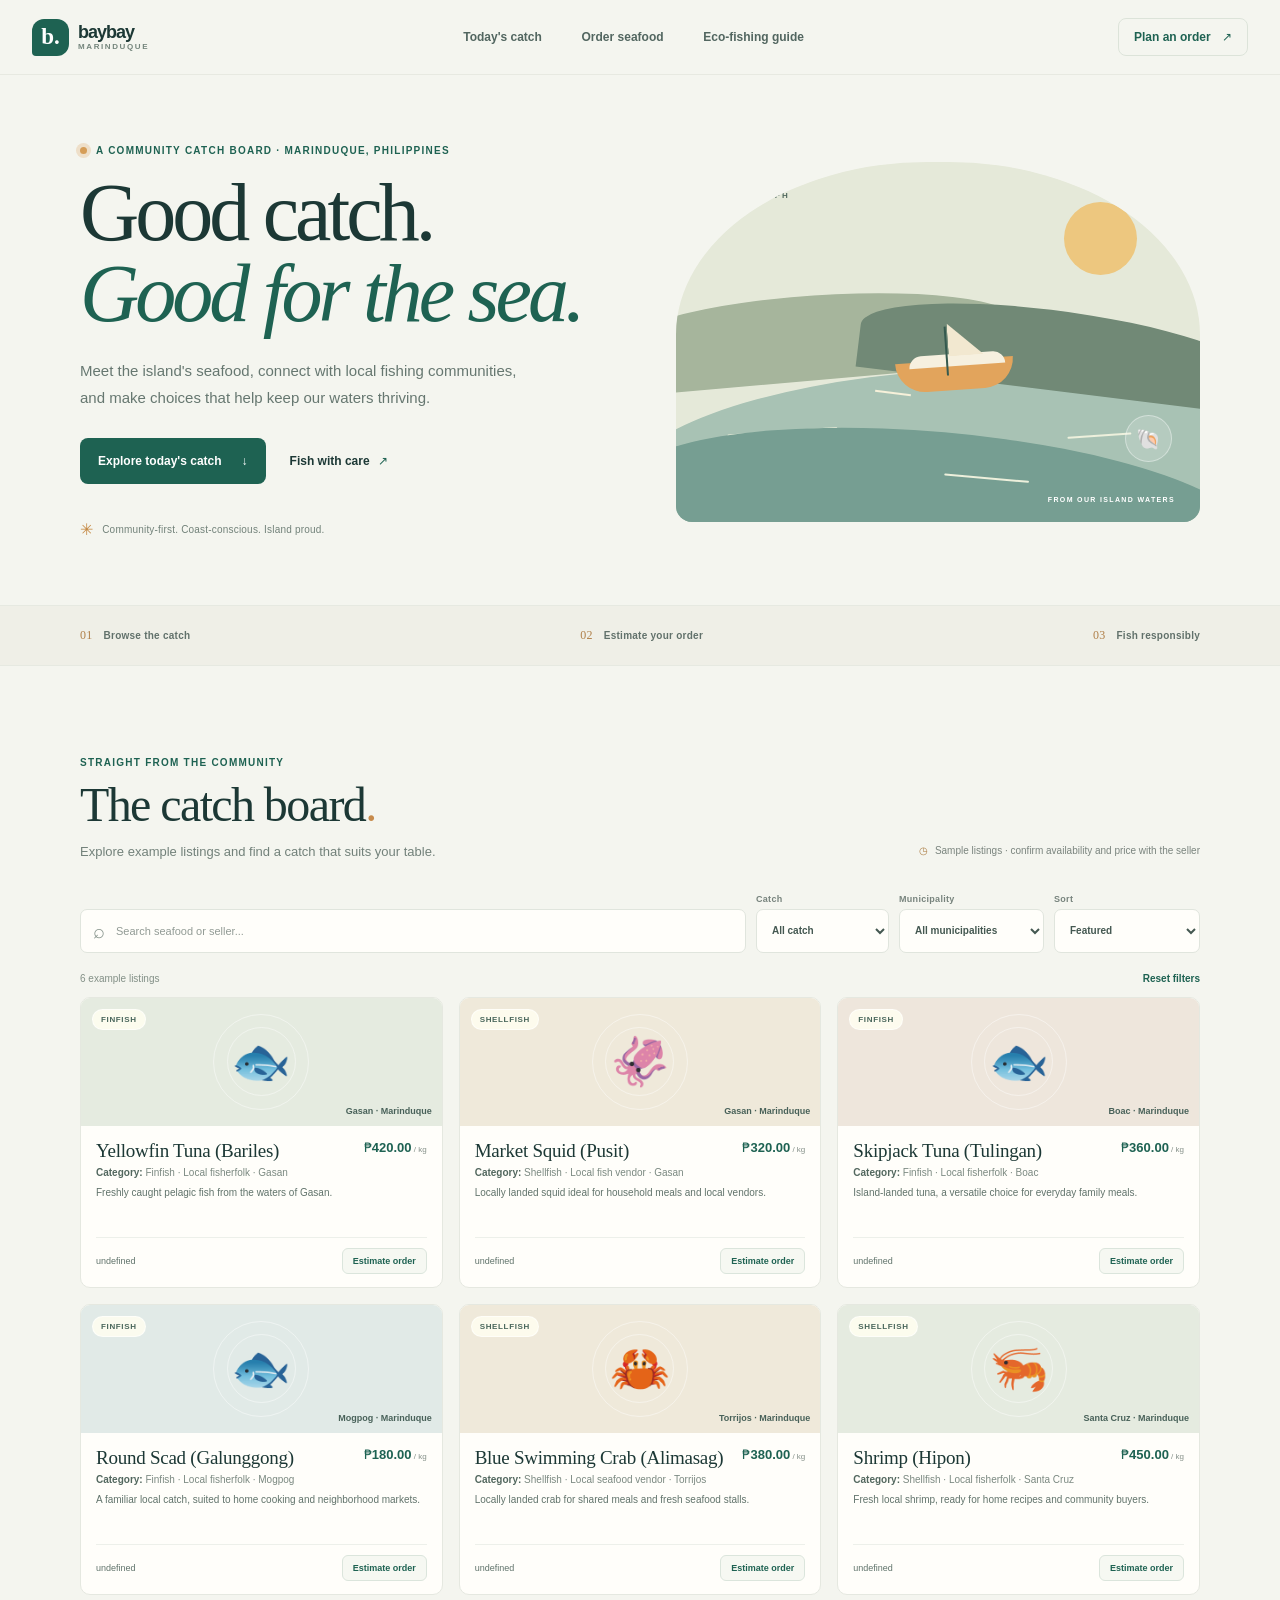
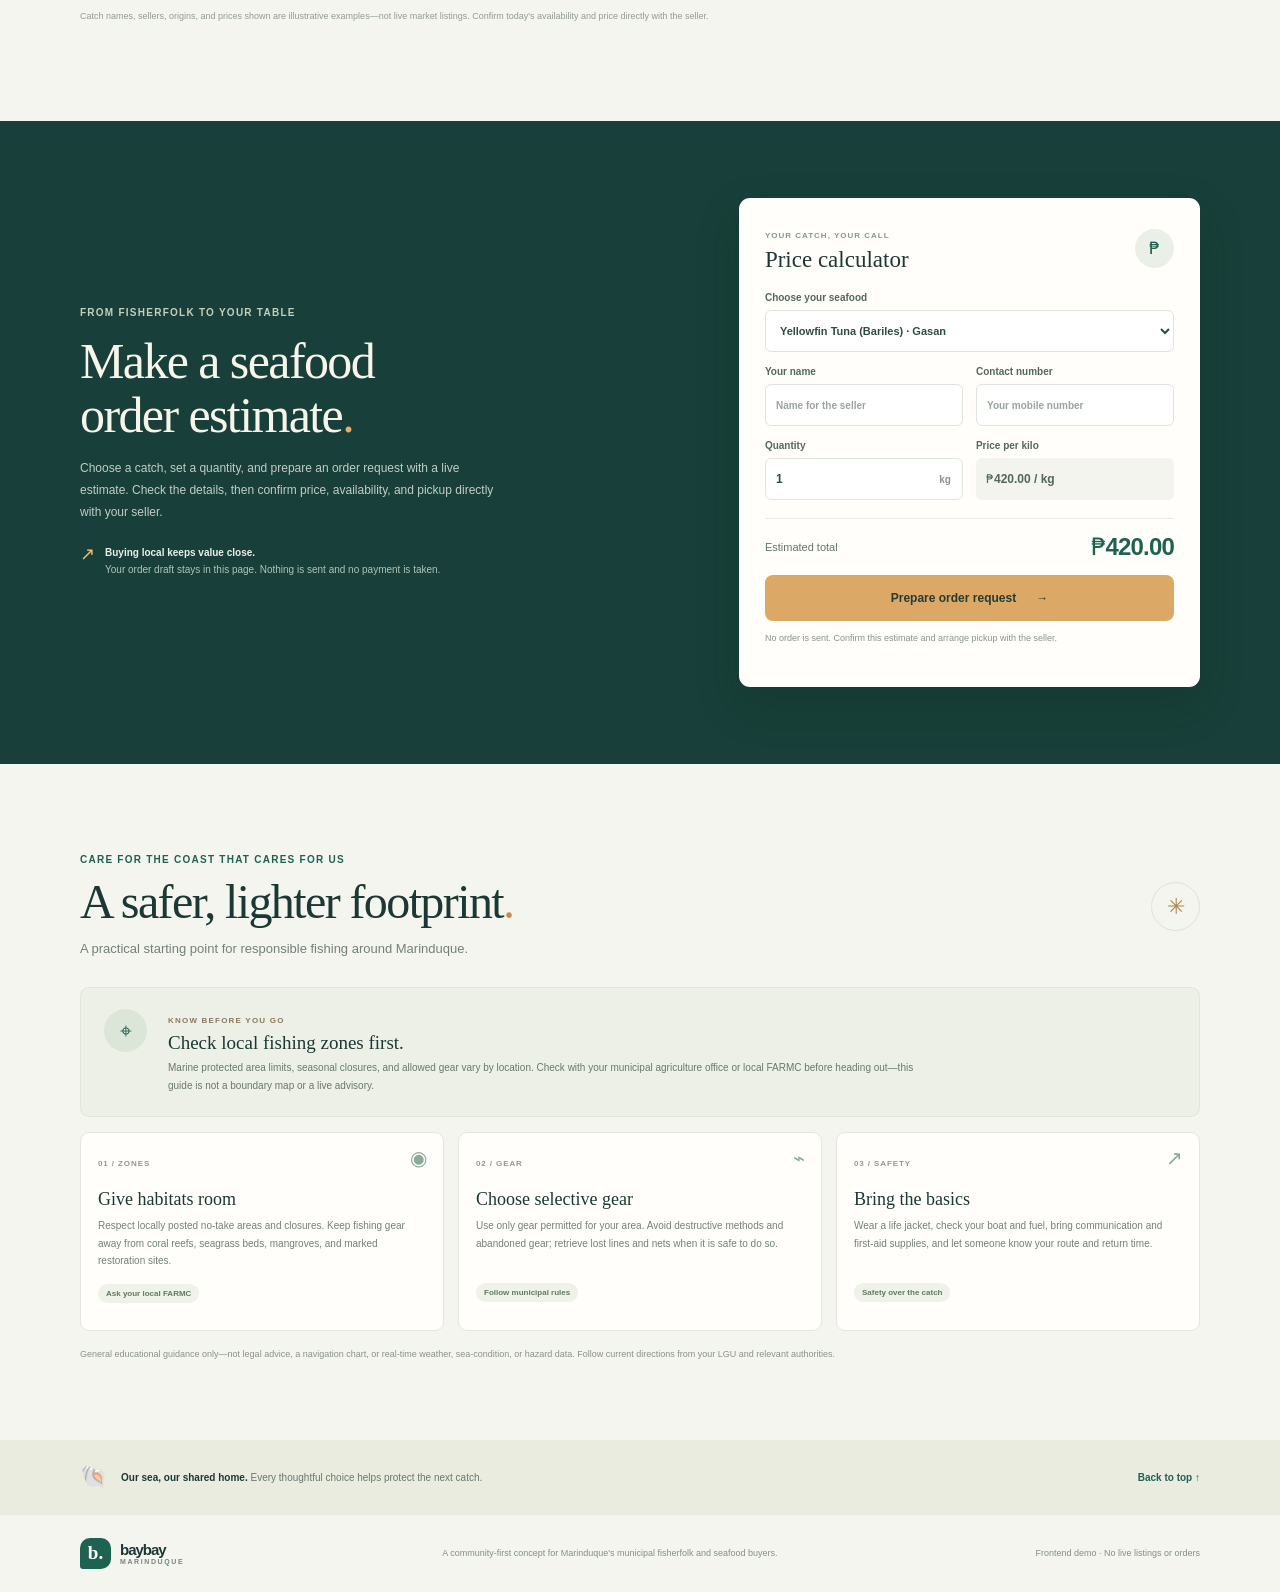
<file: index.html>
<!doctype html>
<html lang="en">
<head>
  <meta charset="utf-8">
  <meta name="viewport" content="width=device-width, initial-scale=1">
  <meta name="theme-color" content="#f4f5ef">
  <meta name="description" content="A community seafood catch board, order calculator, and eco-fisheries guide for Marinduque.">
  <title>Baybay Marinduque — Catch &amp; Eco-Fisheries</title>
  <link rel="stylesheet" href="styles.css">
  <script src="script.js" defer></script>
</head>
<body>
  <a class="skip-link" href="#main">Skip to main content</a>
  <header class="site-header">
    <div class="header-inner">
      <a class="brand" href="#home" aria-label="Baybay Marinduque home">
        <span class="brand-symbol" aria-hidden="true">b.</span>
        <span class="brand-copy"><strong>baybay</strong><span>MARINDUQUE</span></span>
      </a>
      <nav class="main-nav" aria-label="Main navigation">
        <a href="#catch">Today's catch</a>
        <a href="#order">Order seafood</a>
        <a href="#guide">Eco-fishing guide</a>
      </nav>
      <a class="header-cta" href="#order">Plan an order <span aria-hidden="true">↗</span></a>
    </div>
  </header>

  <main id="main">
    <section class="hero section-wrap" id="home" aria-labelledby="hero-title">
      <div class="hero-copy">
        <p class="eyebrow"><span class="eyebrow-dot" aria-hidden="true"></span> A community catch board · Marinduque, Philippines</p>
        <h1 id="hero-title">Good catch.<br><span>Good for the sea.</span></h1>
        <p class="hero-description">Meet the island's seafood, connect with local fishing communities, and make choices that help keep our waters thriving.</p>
        <div class="hero-actions">
          <a class="button button-primary" href="#catch">Explore today's catch <span aria-hidden="true">↓</span></a>
          <a class="text-link" href="#guide">Fish with care <span aria-hidden="true">↗</span></a>
        </div>
        <div class="hero-note"><span aria-hidden="true">✳</span> Community-first. Coast-conscious. Island proud.</div>
      </div>
      <div class="hero-art" role="img" aria-label="Illustration of a small fishing boat on calm island water">
        <div class="sun"></div><div class="island island-back"></div><div class="island island-front"></div>
        <div class="water water-one"></div><div class="water water-two"></div>
        <div class="boat"><span></span></div><div class="boat-line"></div>
        <span class="art-label art-label-top">MIMAROPA · PH</span>
        <span class="art-label art-label-bottom">FROM OUR ISLAND WATERS</span>
        <span class="art-stamp" aria-hidden="true">🐚</span>
      </div>
    </section>

    <section class="intro-strip" aria-label="Portal features">
      <div class="section-wrap intro-inner">
        <span><b>01</b> Browse the catch</span><span><b>02</b> Estimate your order</span><span><b>03</b> Fish responsibly</span>
      </div>
    </section>

    <section class="section-wrap catalog-section" id="catch" aria-labelledby="catch-title">
      <div class="section-heading">
        <div>
          <p class="eyebrow">Straight from the community</p>
          <h2 id="catch-title">The catch board<span class="heading-period">.</span></h2>
          <p class="section-description">Explore example listings and find a catch that suits your table.</p>
        </div>
        <p class="data-note"><span aria-hidden="true">◷</span> Sample listings · confirm availability and price with the seller</p>
      </div>

      <div class="catalog-tools" aria-label="Filter and sort catch listings">
        <label class="search-box">
          <span aria-hidden="true">⌕</span>
          <span class="visually-hidden">Search seafood</span>
          <input id="catch-search" type="search" placeholder="Search seafood or seller..." autocomplete="off">
        </label>
        <label class="select-filter">Catch
          <select id="type-filter" aria-label="Filter by seafood type">
            <option value="all">All catch</option>
            <option value="Finfish">Finfish</option>
            <option value="Shellfish">Shellfish</option>
          </select>
        </label>
        <label class="select-filter">Municipality
          <select id="origin-filter" aria-label="Filter by municipality">
            <option value="all">All municipalities</option>
            <option value="Boac">Boac</option>
            <option value="Buenavista">Buenavista</option>
            <option value="Gasan">Gasan</option>
            <option value="Mogpog">Mogpog</option>
            <option value="Santa Cruz">Santa Cruz</option>
            <option value="Torrijos">Torrijos</option>
          </select>
        </label>
        <label class="select-filter sort-filter">Sort
          <select id="sort-filter" aria-label="Sort catch listings">
            <option value="featured">Featured</option>
            <option value="price-low">Price: low to high</option>
            <option value="price-high">Price: high to low</option>
            <option value="name">Name: A to Z</option>
          </select>
        </label>
      </div>
      <div class="results-row">
        <p id="result-count" aria-live="polite"></p>
        <button class="reset-button" id="reset-filters" type="button">Reset filters</button>
      </div>
      <div class="catch-grid" id="catch-grid" aria-live="polite"></div>
      <p class="catalog-footnote">Catch names, sellers, origins, and prices shown are illustrative examples—not live market listings. Confirm today's availability and price directly with the seller.</p>
    </section>

    <section class="order-section" id="order" aria-labelledby="order-title">
      <div class="section-wrap order-layout">
        <div class="order-copy">
          <p class="eyebrow eyebrow-light">From fisherfolk to your table</p>
          <h2 id="order-title">Make a seafood<br>order estimate<span class="heading-period">.</span></h2>
          <p>Choose a catch, set a quantity, and prepare an order request with a live estimate. Check the details, then confirm price, availability, and pickup directly with your seller.</p>
          <div class="order-promise"><span aria-hidden="true">↗</span><span><strong>Buying local keeps value close.</strong><br>Your order draft stays in this page. Nothing is sent and no payment is taken.</span></div>
        </div>
        <form class="order-card" id="order-form">
          <div class="order-card-heading">
            <div><span class="form-kicker">YOUR CATCH, YOUR CALL</span><h3>Price calculator</h3></div>
            <span class="calc-icon" aria-hidden="true">₱</span>
          </div>
          <label class="form-field" for="order-catch">Choose your seafood
            <select id="order-catch" name="catch" required></select>
          </label>
          <div class="form-row buyer-row">
            <label class="form-field" for="buyer-name">Your name
              <input class="buyer-input" id="buyer-name" name="buyer-name" autocomplete="name" maxlength="60" placeholder="Name for the seller" required>
            </label>
            <label class="form-field" for="buyer-contact">Contact number
              <input class="buyer-input" id="buyer-contact" name="buyer-contact" type="tel" autocomplete="tel" maxlength="24" placeholder="Your mobile number" required>
            </label>
          </div>
          <div class="form-row">
            <label class="form-field" for="order-quantity">Quantity
              <span class="quantity-input"><input id="order-quantity" name="quantity" type="number" min="0.5" max="1000" step="0.5" value="1" inputmode="decimal" required><span>kg</span></span>
            </label>
            <div class="form-field">Price per kilo
              <output class="unit-price" id="unit-price" for="order-catch">—</output>
            </div>
          </div>
          <div class="order-total"><span>Estimated total</span><output id="order-total" for="order-catch order-quantity" aria-live="polite">—</output></div>
          <button class="button button-order" type="submit">Prepare order request <span aria-hidden="true">→</span></button>
          <p class="order-disclaimer" id="order-status" role="status">No order is sent. Confirm this estimate and arrange pickup with the seller.</p>
        </form>
      </div>
    </section>

    <section class="section-wrap guide-section" id="guide" aria-labelledby="guide-title">
      <div class="section-heading guide-heading">
        <div>
          <p class="eyebrow">Care for the coast that cares for us</p>
          <h2 id="guide-title">A safer, lighter footprint<span class="heading-period">.</span></h2>
          <p class="section-description">A practical starting point for responsible fishing around Marinduque.</p>
        </div>
        <span class="guide-mark" aria-hidden="true">✳</span>
      </div>

      <div class="guide-banner">
        <div class="guide-banner-icon" aria-hidden="true">⌖</div>
        <div><span class="guide-kicker">KNOW BEFORE YOU GO</span><h3>Check local fishing zones first.</h3><p>Marine protected area limits, seasonal closures, and allowed gear vary by location. Check with your municipal agriculture office or local FARMC before heading out—this guide is not a boundary map or a live advisory.</p></div>
      </div>

      <div class="guide-grid">
        <article class="guide-card">
          <span class="guide-number">01 / ZONES</span><span class="guide-icon" aria-hidden="true">◉</span>
          <h3>Give habitats room</h3>
          <p>Respect locally posted no-take areas and closures. Keep fishing gear away from coral reefs, seagrass beds, mangroves, and marked restoration sites.</p>
          <span class="guide-tag">Ask your local FARMC</span>
        </article>
        <article class="guide-card">
          <span class="guide-number">02 / GEAR</span><span class="guide-icon" aria-hidden="true">⌁</span>
          <h3>Choose selective gear</h3>
          <p>Use only gear permitted for your area. Avoid destructive methods and abandoned gear; retrieve lost lines and nets when it is safe to do so.</p>
          <span class="guide-tag">Follow municipal rules</span>
        </article>
        <article class="guide-card">
          <span class="guide-number">03 / SAFETY</span><span class="guide-icon" aria-hidden="true">↗</span>
          <h3>Bring the basics</h3>
          <p>Wear a life jacket, check your boat and fuel, bring communication and first-aid supplies, and let someone know your route and return time.</p>
          <span class="guide-tag">Safety over the catch</span>
        </article>
      </div>
      <p class="guide-disclaimer">General educational guidance only—not legal advice, a navigation chart, or real-time weather, sea-condition, or hazard data. Follow current directions from your LGU and relevant authorities.</p>
    </section>

    <section class="closing-strip">
      <div class="section-wrap closing-inner"><span class="closing-shell" aria-hidden="true">🐚</span><p><strong>Our sea, our shared home.</strong> Every thoughtful choice helps protect the next catch.</p><a href="#home">Back to top ↑</a></div>
    </section>
  </main>

  <footer class="site-footer">
    <div class="section-wrap footer-inner">
      <a class="brand footer-brand" href="#home"><span class="brand-symbol" aria-hidden="true">b.</span><span class="brand-copy"><strong>baybay</strong><span>MARINDUQUE</span></span></a>
      <p>A community-first concept for Marinduque's municipal fisherfolk and seafood buyers.</p>
      <span class="footer-note">Frontend demo · No live listings or orders</span>
    </div>
  </footer>
</body>
</html>
</file>
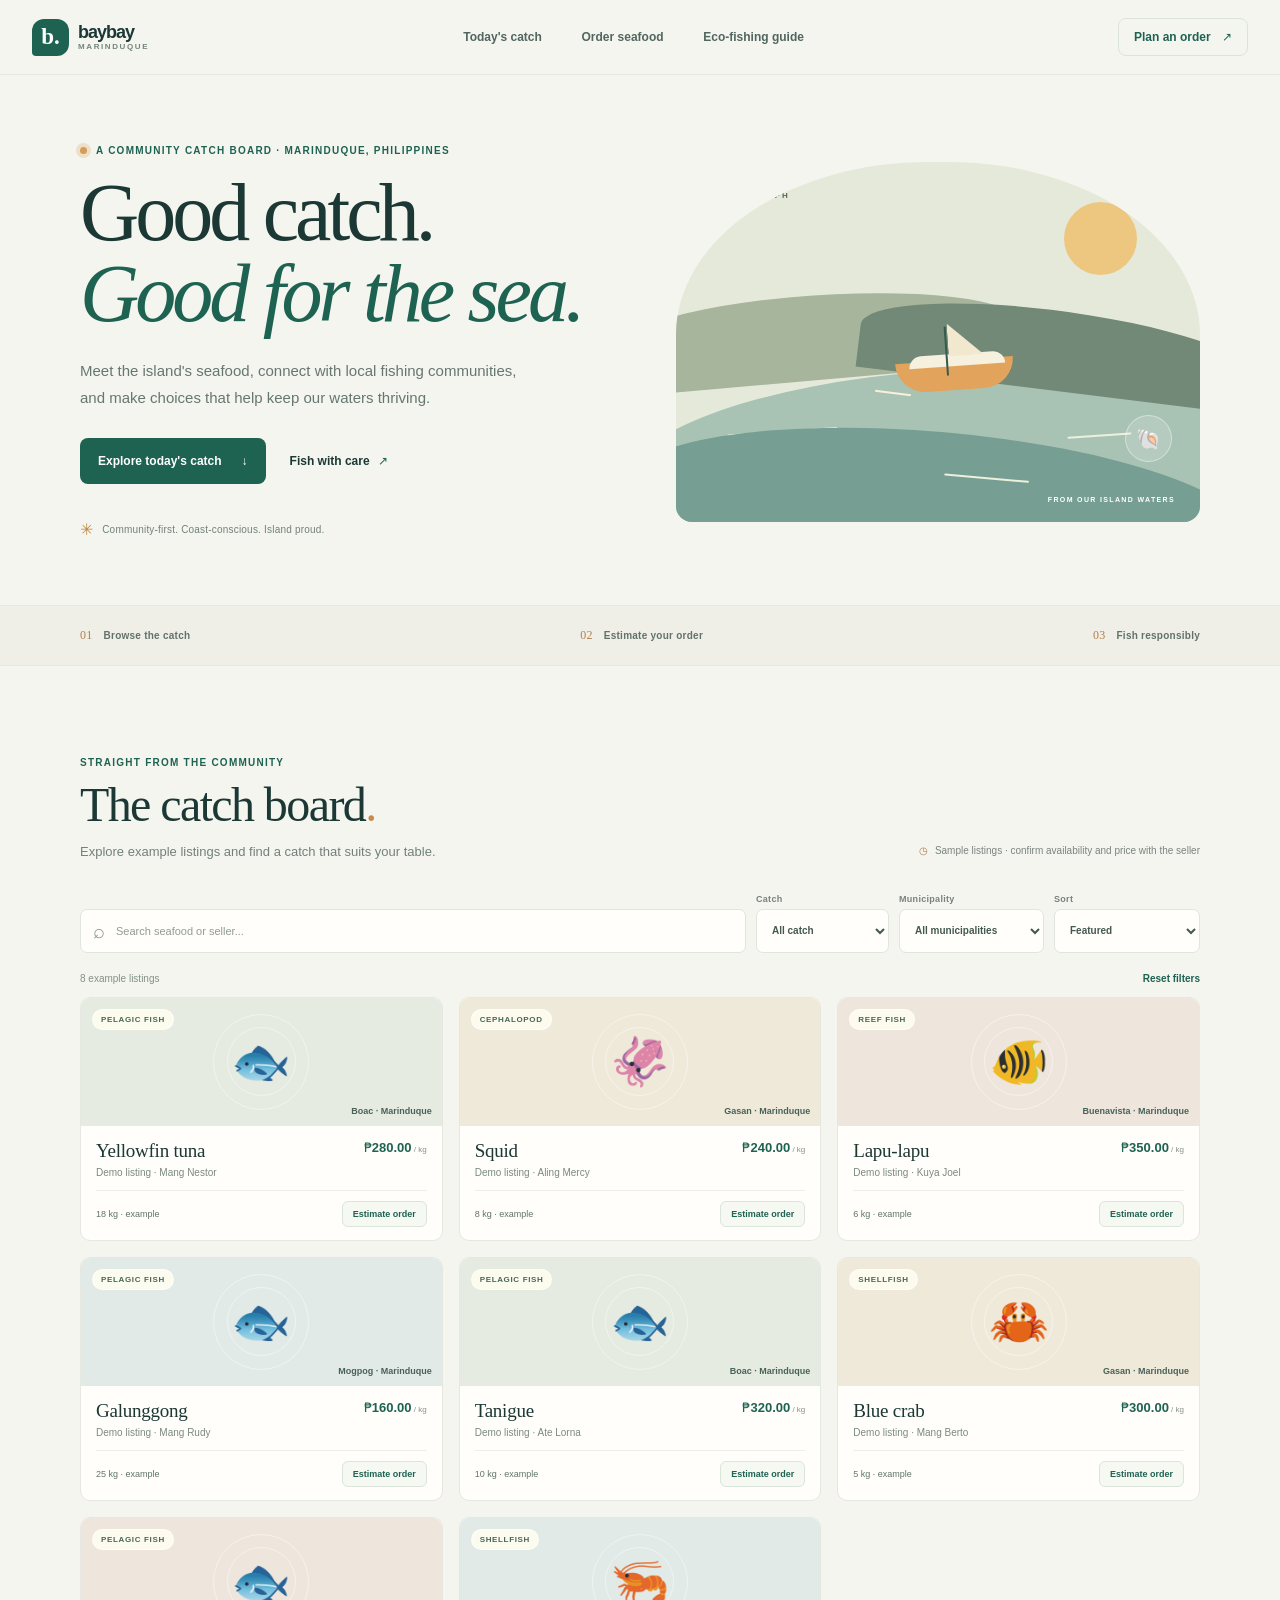
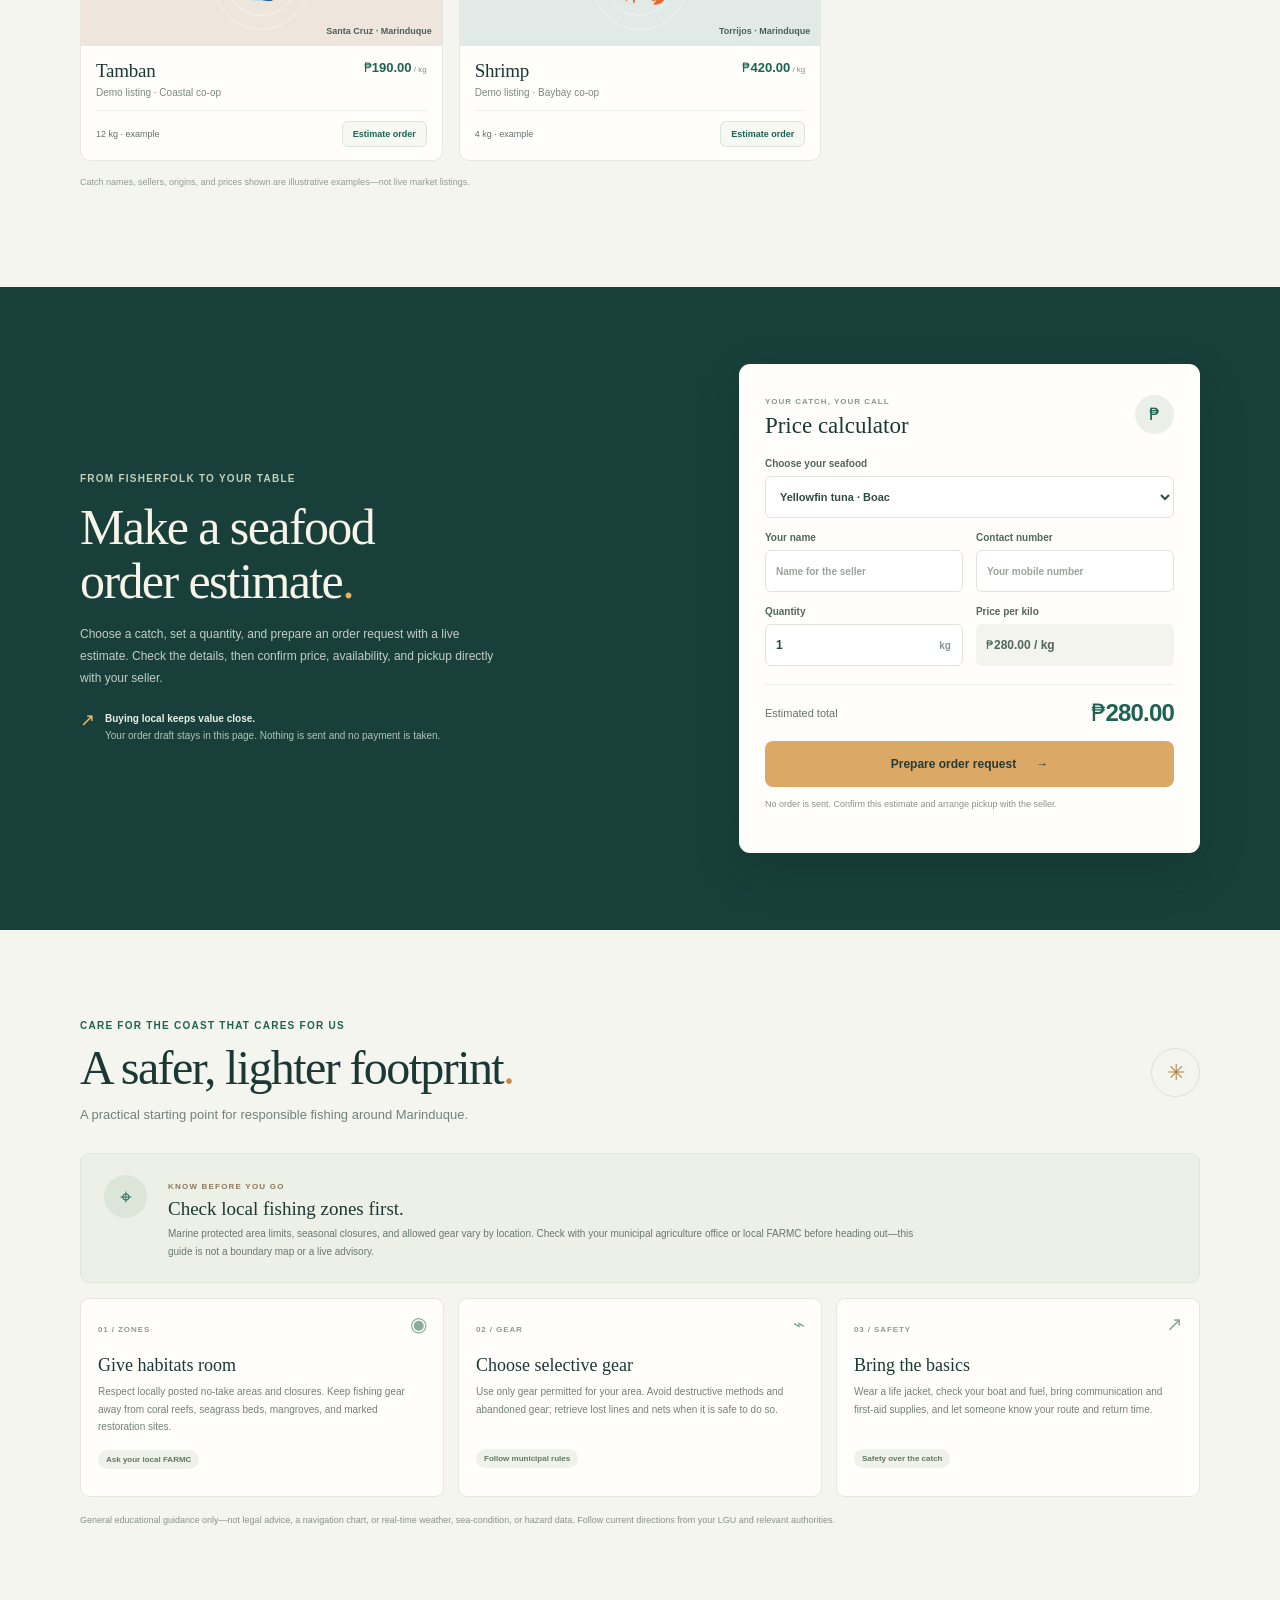
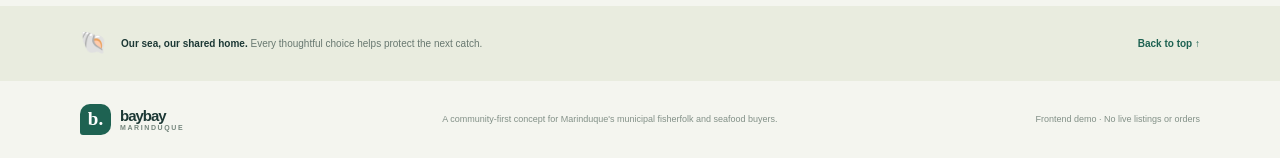
<file: outputs/task3-structured/index.html>
<!doctype html>
<html lang="en">
<head>
  <meta charset="utf-8">
  <meta name="viewport" content="width=device-width, initial-scale=1">
  <meta name="theme-color" content="#f4f5ef">
  <meta name="description" content="A community seafood catch board, order calculator, and eco-fisheries guide for Marinduque.">
  <title>Baybay Marinduque — Catch &amp; Eco-Fisheries</title>
  <link rel="stylesheet" href="styles.css">
  <script src="script.js" defer></script>
</head>
<body>
  <a class="skip-link" href="#main">Skip to main content</a>
  <header class="site-header">
    <div class="header-inner">
      <a class="brand" href="#home" aria-label="Baybay Marinduque home">
        <span class="brand-symbol" aria-hidden="true">b.</span>
        <span class="brand-copy"><strong>baybay</strong><span>MARINDUQUE</span></span>
      </a>
      <nav class="main-nav" aria-label="Main navigation">
        <a href="#catch">Today's catch</a>
        <a href="#order">Order seafood</a>
        <a href="#guide">Eco-fishing guide</a>
      </nav>
      <a class="header-cta" href="#order">Plan an order <span aria-hidden="true">↗</span></a>
    </div>
  </header>

  <main id="main">
    <section class="hero section-wrap" id="home" aria-labelledby="hero-title">
      <div class="hero-copy">
        <p class="eyebrow"><span class="eyebrow-dot" aria-hidden="true"></span> A community catch board · Marinduque, Philippines</p>
        <h1 id="hero-title">Good catch.<br><span>Good for the sea.</span></h1>
        <p class="hero-description">Meet the island's seafood, connect with local fishing communities, and make choices that help keep our waters thriving.</p>
        <div class="hero-actions">
          <a class="button button-primary" href="#catch">Explore today's catch <span aria-hidden="true">↓</span></a>
          <a class="text-link" href="#guide">Fish with care <span aria-hidden="true">↗</span></a>
        </div>
        <div class="hero-note"><span aria-hidden="true">✳</span> Community-first. Coast-conscious. Island proud.</div>
      </div>
      <div class="hero-art" role="img" aria-label="Illustration of a small fishing boat on calm island water">
        <div class="sun"></div><div class="island island-back"></div><div class="island island-front"></div>
        <div class="water water-one"></div><div class="water water-two"></div>
        <div class="boat"><span></span></div><div class="boat-line"></div>
        <span class="art-label art-label-top">MIMAROPA · PH</span>
        <span class="art-label art-label-bottom">FROM OUR ISLAND WATERS</span>
        <span class="art-stamp" aria-hidden="true">🐚</span>
      </div>
    </section>

    <section class="intro-strip" aria-label="Portal features">
      <div class="section-wrap intro-inner">
        <span><b>01</b> Browse the catch</span><span><b>02</b> Estimate your order</span><span><b>03</b> Fish responsibly</span>
      </div>
    </section>

    <section class="section-wrap catalog-section" id="catch" aria-labelledby="catch-title">
      <div class="section-heading">
        <div>
          <p class="eyebrow">Straight from the community</p>
          <h2 id="catch-title">The catch board<span class="heading-period">.</span></h2>
          <p class="section-description">Explore example listings and find a catch that suits your table.</p>
        </div>
        <p class="data-note"><span aria-hidden="true">◷</span> Sample listings · confirm availability and price with the seller</p>
      </div>

      <div class="catalog-tools" aria-label="Filter and sort catch listings">
        <label class="search-box">
          <span aria-hidden="true">⌕</span>
          <span class="visually-hidden">Search seafood</span>
          <input id="catch-search" type="search" placeholder="Search seafood or seller..." autocomplete="off">
        </label>
        <label class="select-filter">Catch
          <select id="type-filter" aria-label="Filter by seafood type">
            <option value="all">All catch</option>
            <option value="reef-fish">Reef fish</option>
            <option value="pelagic-fish">Pelagic fish</option>
            <option value="shellfish">Shellfish</option>
            <option value="cephalopod">Cephalopod</option>
          </select>
        </label>
        <label class="select-filter">Municipality
          <select id="origin-filter" aria-label="Filter by municipality">
            <option value="all">All municipalities</option>
            <option value="Boac">Boac</option>
            <option value="Buenavista">Buenavista</option>
            <option value="Gasan">Gasan</option>
            <option value="Mogpog">Mogpog</option>
            <option value="Santa Cruz">Santa Cruz</option>
            <option value="Torrijos">Torrijos</option>
          </select>
        </label>
        <label class="select-filter sort-filter">Sort
          <select id="sort-filter" aria-label="Sort catch listings">
            <option value="featured">Featured</option>
            <option value="price-low">Price: low to high</option>
            <option value="price-high">Price: high to low</option>
            <option value="name">Name: A to Z</option>
          </select>
        </label>
      </div>
      <div class="results-row">
        <p id="result-count" aria-live="polite"></p>
        <button class="reset-button" id="reset-filters" type="button">Reset filters</button>
      </div>
      <div class="catch-grid" id="catch-grid" aria-live="polite"></div>
      <p class="catalog-footnote">Catch names, sellers, origins, and prices shown are illustrative examples—not live market listings.</p>
    </section>

    <section class="order-section" id="order" aria-labelledby="order-title">
      <div class="section-wrap order-layout">
        <div class="order-copy">
          <p class="eyebrow eyebrow-light">From fisherfolk to your table</p>
          <h2 id="order-title">Make a seafood<br>order estimate<span class="heading-period">.</span></h2>
          <p>Choose a catch, set a quantity, and prepare an order request with a live estimate. Check the details, then confirm price, availability, and pickup directly with your seller.</p>
          <div class="order-promise"><span aria-hidden="true">↗</span><span><strong>Buying local keeps value close.</strong><br>Your order draft stays in this page. Nothing is sent and no payment is taken.</span></div>
        </div>
        <form class="order-card" id="order-form">
          <div class="order-card-heading">
            <div><span class="form-kicker">YOUR CATCH, YOUR CALL</span><h3>Price calculator</h3></div>
            <span class="calc-icon" aria-hidden="true">₱</span>
          </div>
          <label class="form-field" for="order-catch">Choose your seafood
            <select id="order-catch" name="catch" required></select>
          </label>
          <div class="form-row buyer-row">
            <label class="form-field" for="buyer-name">Your name
              <input class="buyer-input" id="buyer-name" name="buyer-name" autocomplete="name" maxlength="60" placeholder="Name for the seller" required>
            </label>
            <label class="form-field" for="buyer-contact">Contact number
              <input class="buyer-input" id="buyer-contact" name="buyer-contact" type="tel" autocomplete="tel" maxlength="24" placeholder="Your mobile number" required>
            </label>
          </div>
          <div class="form-row">
            <label class="form-field" for="order-quantity">Quantity
              <span class="quantity-input"><input id="order-quantity" name="quantity" type="number" min="0.5" max="1000" step="0.5" value="1" inputmode="decimal" required><span>kg</span></span>
            </label>
            <div class="form-field">Price per kilo
              <output class="unit-price" id="unit-price" for="order-catch">—</output>
            </div>
          </div>
          <div class="order-total"><span>Estimated total</span><output id="order-total" for="order-catch order-quantity" aria-live="polite">—</output></div>
          <button class="button button-order" type="submit">Prepare order request <span aria-hidden="true">→</span></button>
          <p class="order-disclaimer" id="order-status" role="status">No order is sent. Confirm this estimate and arrange pickup with the seller.</p>
        </form>
      </div>
    </section>

    <section class="section-wrap guide-section" id="guide" aria-labelledby="guide-title">
      <div class="section-heading guide-heading">
        <div>
          <p class="eyebrow">Care for the coast that cares for us</p>
          <h2 id="guide-title">A safer, lighter footprint<span class="heading-period">.</span></h2>
          <p class="section-description">A practical starting point for responsible fishing around Marinduque.</p>
        </div>
        <span class="guide-mark" aria-hidden="true">✳</span>
      </div>

      <div class="guide-banner">
        <div class="guide-banner-icon" aria-hidden="true">⌖</div>
        <div><span class="guide-kicker">KNOW BEFORE YOU GO</span><h3>Check local fishing zones first.</h3><p>Marine protected area limits, seasonal closures, and allowed gear vary by location. Check with your municipal agriculture office or local FARMC before heading out—this guide is not a boundary map or a live advisory.</p></div>
      </div>

      <div class="guide-grid">
        <article class="guide-card">
          <span class="guide-number">01 / ZONES</span><span class="guide-icon" aria-hidden="true">◉</span>
          <h3>Give habitats room</h3>
          <p>Respect locally posted no-take areas and closures. Keep fishing gear away from coral reefs, seagrass beds, mangroves, and marked restoration sites.</p>
          <span class="guide-tag">Ask your local FARMC</span>
        </article>
        <article class="guide-card">
          <span class="guide-number">02 / GEAR</span><span class="guide-icon" aria-hidden="true">⌁</span>
          <h3>Choose selective gear</h3>
          <p>Use only gear permitted for your area. Avoid destructive methods and abandoned gear; retrieve lost lines and nets when it is safe to do so.</p>
          <span class="guide-tag">Follow municipal rules</span>
        </article>
        <article class="guide-card">
          <span class="guide-number">03 / SAFETY</span><span class="guide-icon" aria-hidden="true">↗</span>
          <h3>Bring the basics</h3>
          <p>Wear a life jacket, check your boat and fuel, bring communication and first-aid supplies, and let someone know your route and return time.</p>
          <span class="guide-tag">Safety over the catch</span>
        </article>
      </div>
      <p class="guide-disclaimer">General educational guidance only—not legal advice, a navigation chart, or real-time weather, sea-condition, or hazard data. Follow current directions from your LGU and relevant authorities.</p>
    </section>

    <section class="closing-strip">
      <div class="section-wrap closing-inner"><span class="closing-shell" aria-hidden="true">🐚</span><p><strong>Our sea, our shared home.</strong> Every thoughtful choice helps protect the next catch.</p><a href="#home">Back to top ↑</a></div>
    </section>
  </main>

  <footer class="site-footer">
    <div class="section-wrap footer-inner">
      <a class="brand footer-brand" href="#home"><span class="brand-symbol" aria-hidden="true">b.</span><span class="brand-copy"><strong>baybay</strong><span>MARINDUQUE</span></span></a>
      <p>A community-first concept for Marinduque's municipal fisherfolk and seafood buyers.</p>
      <span class="footer-note">Frontend demo · No live listings or orders</span>
    </div>
  </footer>
</body>
</html>
</file>
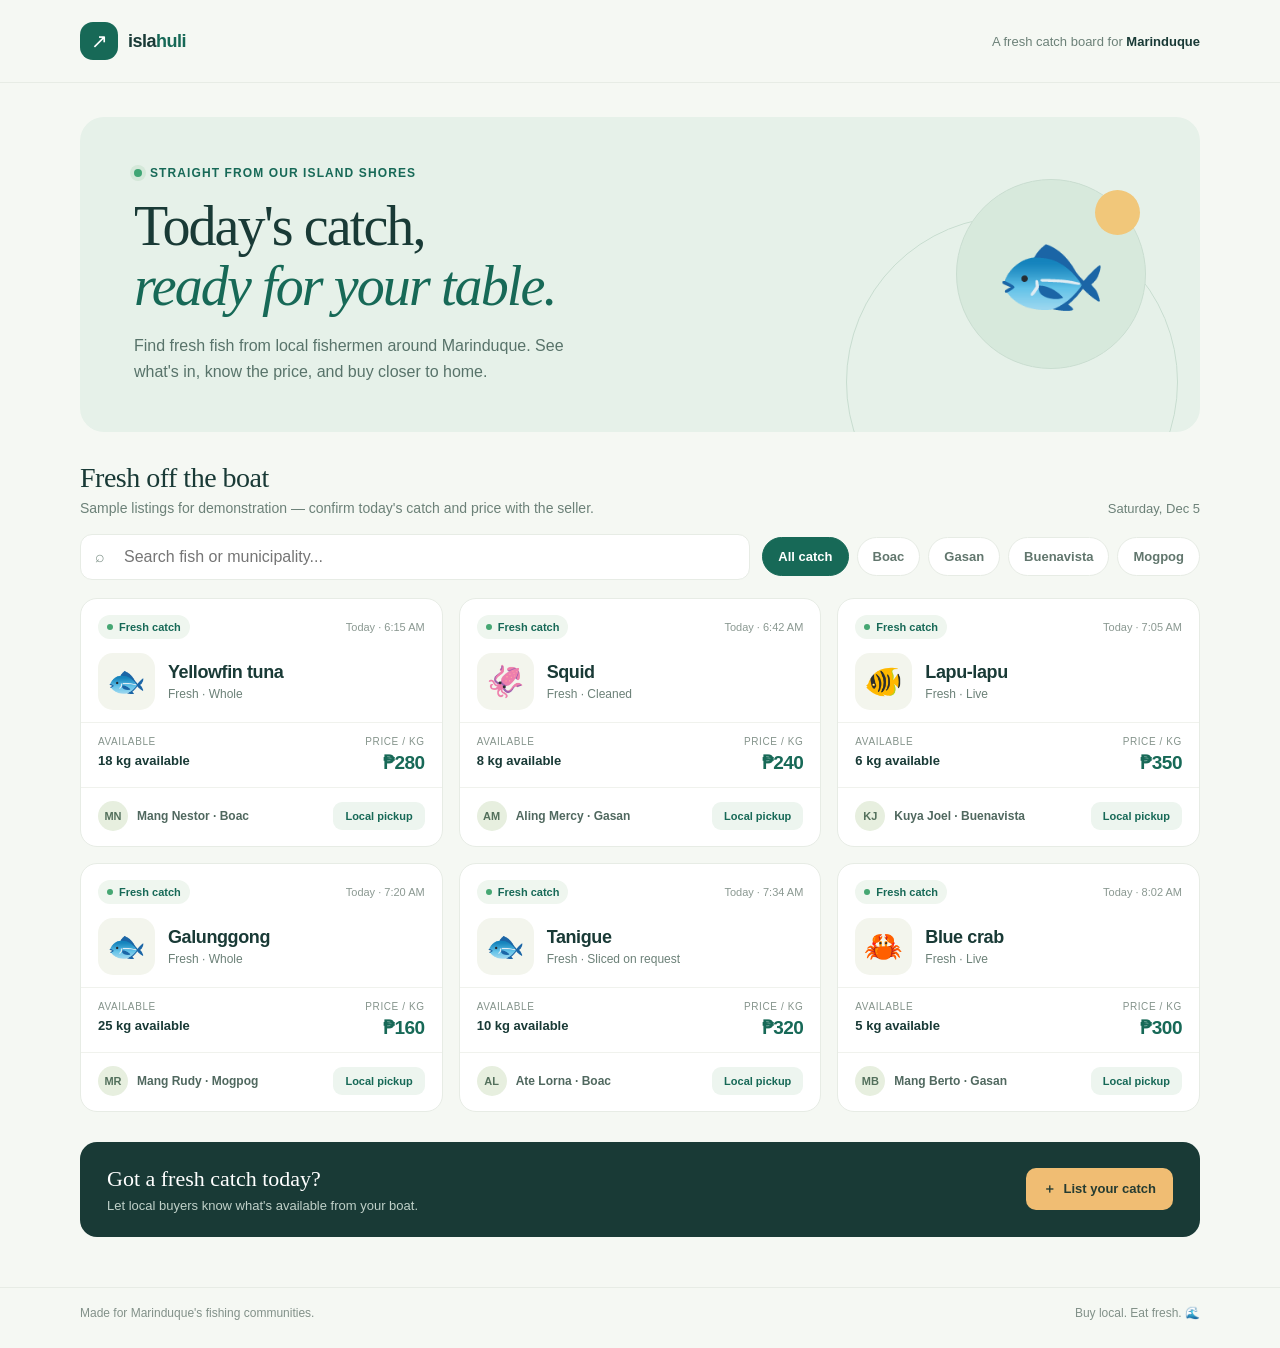
<file: outputs/task2-zero-shot.html>
<!DOCTYPE html>
<html lang="en">
<head>
  <meta charset="UTF-8">
  <meta name="viewport" content="width=device-width, initial-scale=1.0">
  <meta name="theme-color" content="#f5f8f3">
  <title>Isla Huli — Marinduque's fresh catch board</title>
  <style>
    :root {
      color-scheme: light;
      --ink: #193a36;
      --muted: #6c8178;
      --green: #176957;
      --green-dark: #125447;
      --sea: #e5f1e9;
      --cream: #f5f8f3;
      --line: #e7ece5;
      --white: #fff;
      --orange: #e58b52;
      font-family: "Avenir Next", Avenir, "Segoe UI", sans-serif;
    }

    * { box-sizing: border-box; }
    body { margin: 0; background: var(--cream); color: var(--ink); }
    button, input, select { font: inherit; }
    button { cursor: pointer; }
    .shell { width: min(1120px, calc(100% - 48px)); margin: 0 auto; }

    header { padding: 22px 0; border-bottom: 1px solid var(--line); }
    .nav { display: flex; align-items: center; justify-content: space-between; gap: 20px; }
    .brand { display: flex; align-items: center; gap: 10px; color: var(--ink); text-decoration: none; }
    .brand-mark { display: grid; width: 38px; height: 38px; place-items: center; border-radius: 13px; background: var(--green); color: white; font-size: 20px; }
    .brand-name { font-size: 18px; font-weight: 800; letter-spacing: -.5px; }
    .brand-name span { color: var(--green); }
    .nav-note { color: var(--muted); font-size: 13px; }
    .nav-note strong { color: var(--ink); font-weight: 650; }

    .hero { position: relative; overflow: hidden; display: flex; align-items: center; justify-content: space-between; gap: 36px; margin: 34px 0 30px; padding: 46px 54px; border-radius: 24px; background: #e6f1e9; }
    .hero::after { position: absolute; right: 2%; bottom: -116px; width: 330px; height: 330px; border: 1px solid #c8ddd0; border-radius: 50%; content: ""; }
    .hero-copy { position: relative; z-index: 1; max-width: 590px; }
    .eyebrow { display: inline-flex; align-items: center; gap: 8px; margin-bottom: 16px; color: var(--green); font-size: 12px; font-weight: 800; letter-spacing: 1.1px; text-transform: uppercase; }
    .live-dot { width: 8px; height: 8px; border-radius: 50%; background: #40a675; box-shadow: 0 0 0 4px #d4e8d9; }
    h1 { max-width: 540px; margin: 0; font-family: Georgia, "Times New Roman", serif; font-size: clamp(36px, 5vw, 56px); font-weight: 500; letter-spacing: -1.9px; line-height: 1.08; }
    h1 em { color: var(--green); font-weight: 500; }
    .hero-copy p { max-width: 460px; margin: 16px 0 0; color: #58736a; font-size: 16px; line-height: 1.65; }
    .hero-art { position: relative; z-index: 1; display: grid; width: 190px; height: 190px; flex: 0 0 190px; place-items: center; border: 1px solid #c9ddd0; border-radius: 50%; background: #d7e9dc; font-size: 90px; }
    .hero-art::after { position: absolute; top: 10px; right: 5px; width: 45px; height: 45px; border-radius: 50%; background: #f1c77a; content: ""; }

    .section-head { display: flex; align-items: end; justify-content: space-between; gap: 18px; margin: 0 0 18px; }
    h2 { margin: 0; font-family: Georgia, "Times New Roman", serif; font-size: 28px; font-weight: 500; letter-spacing: -.5px; }
    .section-subtitle { margin: 6px 0 0; color: var(--muted); font-size: 14px; }
    .today { color: var(--muted); font-size: 13px; white-space: nowrap; }
    .toolbar { display: flex; align-items: center; gap: 12px; margin-bottom: 18px; }
    .search-wrap { position: relative; flex: 1; }
    .search-icon { position: absolute; top: 50%; left: 15px; color: #81948b; transform: translateY(-50%); pointer-events: none; }
    .search { width: 100%; height: 46px; padding: 0 16px 0 43px; border: 1px solid var(--line); border-radius: 12px; outline: none; background: white; color: var(--ink); }
    .search:focus, .field input:focus, .field select:focus { border-color: #7eaa98; box-shadow: 0 0 0 3px #e1eee6; }
    .filters { display: flex; gap: 8px; }
    .filter { padding: 11px 15px; border: 1px solid var(--line); border-radius: 99px; background: white; color: #61766d; font-size: 13px; font-weight: 650; white-space: nowrap; }
    .filter.active { border-color: var(--green); background: var(--green); color: white; }
    .listing-grid { display: grid; grid-template-columns: repeat(3, minmax(0, 1fr)); gap: 16px; }
    .card { overflow: hidden; border: 1px solid var(--line); border-radius: 17px; background: white; transition: transform .18s ease, box-shadow .18s ease; }
    .card:hover { transform: translateY(-2px); box-shadow: 0 10px 25px #193a360c; }
    .card-top { display: flex; align-items: center; justify-content: space-between; padding: 16px 17px 0; }
    .fresh-tag { display: inline-flex; align-items: center; gap: 6px; padding: 6px 9px; border-radius: 99px; background: #eff6ef; color: var(--green); font-size: 11px; font-weight: 750; }
    .fresh-tag::before { width: 6px; height: 6px; border-radius: 50%; background: #46a773; content: ""; }
    .time { color: #8b9992; font-size: 11px; }
    .fish-row { display: flex; align-items: center; gap: 13px; padding: 14px 17px 12px; }
    .fish-emoji { display: grid; width: 57px; height: 57px; flex: 0 0 57px; place-items: center; border-radius: 15px; background: #f3f5ed; font-size: 31px; }
    .fish-name { margin: 0; font-size: 18px; font-weight: 750; letter-spacing: -.4px; }
    .fish-detail { margin-top: 4px; color: var(--muted); font-size: 12px; }
    .card-info { display: flex; justify-content: space-between; gap: 8px; padding: 13px 17px; border-top: 1px solid #f0f2ed; border-bottom: 1px solid #f0f2ed; }
    .info-label { display: block; margin-bottom: 4px; color: #84938b; font-size: 10px; letter-spacing: .6px; text-transform: uppercase; }
    .info-value { font-size: 13px; font-weight: 700; }
    .price { color: var(--green); font-size: 19px; font-weight: 800; letter-spacing: -.5px; }
    .seller-row { display: flex; align-items: center; justify-content: space-between; gap: 10px; padding: 13px 17px 15px; }
    .seller { display: flex; align-items: center; gap: 9px; min-width: 0; }
    .avatar { display: grid; width: 30px; height: 30px; flex: 0 0 30px; place-items: center; border-radius: 50%; background: #e7efdf; color: #53705c; font-size: 11px; font-weight: 800; }
    .seller-name { overflow: hidden; color: #50685f; font-size: 12px; font-weight: 650; text-overflow: ellipsis; white-space: nowrap; }
    .contact { padding: 8px 12px; border: 0; border-radius: 9px; background: #edf5ef; color: var(--green); font-size: 11px; font-weight: 750; text-decoration: none; white-space: nowrap; }
    .empty { grid-column: 1 / -1; padding: 40px 20px; border: 1px dashed #ccd9cf; border-radius: 16px; color: var(--muted); text-align: center; }

    .cta { display: flex; align-items: center; justify-content: space-between; gap: 24px; margin: 30px 0 50px; padding: 24px 27px; border-radius: 17px; background: #193a36; color: white; }
    .cta h3 { margin: 0; font-family: Georgia, "Times New Roman", serif; font-size: 22px; font-weight: 500; }
    .cta p { margin: 6px 0 0; color: #c0d1c9; font-size: 13px; }
    .primary { padding: 12px 17px; border: 0; border-radius: 10px; background: #f0bd73; color: #253c32; font-size: 13px; font-weight: 800; white-space: nowrap; }
    footer { padding: 18px 0 28px; border-top: 1px solid var(--line); color: #829189; font-size: 12px; }
    .footer-inner { display: flex; justify-content: space-between; gap: 15px; }

    dialog { width: min(470px, calc(100% - 30px)); max-height: calc(100% - 30px); padding: 0; border: 0; border-radius: 18px; box-shadow: 0 24px 90px #0e292555; }
    dialog::backdrop { background: #142d2a85; backdrop-filter: blur(3px); }
    .form-head { display: flex; align-items: start; justify-content: space-between; padding: 23px 24px 16px; border-bottom: 1px solid var(--line); }
    .form-head h2 { font-size: 25px; }
    .form-head p { margin: 6px 0 0; color: var(--muted); font-size: 13px; }
    .close { width: 32px; height: 32px; border: 0; border-radius: 50%; background: #f0f4ef; color: #61766d; font-size: 19px; }
    form { display: grid; grid-template-columns: 1fr 1fr; gap: 14px; padding: 20px 24px 24px; }
    .field { display: grid; gap: 7px; }
    .field.full { grid-column: 1 / -1; }
    .field label { color: #4e665d; font-size: 12px; font-weight: 700; }
    .field input, .field select { width: 100%; height: 43px; padding: 0 11px; border: 1px solid #dfe7df; border-radius: 9px; outline: none; background: white; color: var(--ink); }
    .form-actions { display: flex; justify-content: end; gap: 9px; grid-column: 1 / -1; margin-top: 5px; }
    .secondary { padding: 11px 15px; border: 1px solid var(--line); border-radius: 9px; background: white; color: #60746b; font-size: 13px; font-weight: 700; }

    @media (max-width: 760px) {
      .hero { padding: 35px 30px; }
      .hero-art { width: 145px; height: 145px; flex-basis: 145px; font-size: 67px; }
      .listing-grid { grid-template-columns: repeat(2, minmax(0, 1fr)); }
    }
    @media (max-width: 560px) {
      .shell { width: min(100% - 32px, 440px); }
      header { padding: 17px 0; }
      .nav-note { font-size: 11px; text-align: right; }
      .hero { margin-top: 22px; padding: 30px 24px; }
      .hero-art { display: none; }
      .hero-copy p { font-size: 14px; }
      .section-head { align-items: start; }
      h2 { font-size: 25px; }
      .today { padding-top: 6px; font-size: 11px; }
      .toolbar { align-items: stretch; flex-direction: column; }
      .filters { overflow-x: auto; padding-bottom: 3px; }
      .filter { padding: 9px 13px; }
      .listing-grid { grid-template-columns: 1fr; gap: 12px; }
      .cta { align-items: start; flex-direction: column; padding: 22px; }
      .footer-inner { flex-direction: column; }
      form { padding: 18px; }
      .form-head { padding: 20px 18px 14px; }
    }
  </style>
</head>
<body>
  <header>
    <div class="shell nav">
      <a class="brand" href="#" aria-label="Isla Huli home">
        <span class="brand-mark" aria-hidden="true">↗</span>
        <span class="brand-name">isla<span>huli</span></span>
      </a>
      <div class="nav-note">A fresh catch board for <strong>Marinduque</strong></div>
    </div>
  </header>

  <main class="shell">
    <section class="hero" aria-labelledby="hero-title">
      <div class="hero-copy">
        <div class="eyebrow"><span class="live-dot"></span> Straight from our island shores</div>
        <h1 id="hero-title">Today's catch,<br><em>ready for your table.</em></h1>
        <p>Find fresh fish from local fishermen around Marinduque. See what's in, know the price, and buy closer to home.</p>
      </div>
      <div class="hero-art" aria-hidden="true">🐟</div>
    </section>

    <section aria-labelledby="catch-heading">
      <div class="section-head">
        <div>
          <h2 id="catch-heading">Fresh off the boat</h2>
          <p class="section-subtitle">Sample listings for demonstration — confirm today's catch and price with the seller.</p>
        </div>
        <div class="today" id="today"></div>
      </div>

      <div class="toolbar">
        <div class="search-wrap">
          <span class="search-icon" aria-hidden="true">⌕</span>
          <input class="search" id="search" type="search" placeholder="Search fish or municipality..." aria-label="Search fish or municipality">
        </div>
        <div class="filters" aria-label="Filter listings by municipality">
          <button class="filter active" type="button" data-town="All">All catch</button>
          <button class="filter" type="button" data-town="Boac">Boac</button>
          <button class="filter" type="button" data-town="Gasan">Gasan</button>
          <button class="filter" type="button" data-town="Buenavista">Buenavista</button>
          <button class="filter" type="button" data-town="Mogpog">Mogpog</button>
        </div>
      </div>

      <div class="listing-grid" id="listing-grid" aria-live="polite"></div>
    </section>

    <section class="cta" aria-label="List your catch">
      <div>
        <h3>Got a fresh catch today?</h3>
        <p>Let local buyers know what's available from your boat.</p>
      </div>
      <button class="primary" id="open-form" type="button">＋ &nbsp;List your catch</button>
    </section>
  </main>

  <footer>
    <div class="shell footer-inner">
      <span>Made for Marinduque's fishing communities.</span>
      <span>Buy local. Eat fresh. 🌊</span>
    </div>
  </footer>

  <dialog id="listing-dialog" aria-labelledby="form-title">
    <div class="form-head">
      <div>
        <h2 id="form-title">List your catch</h2>
        <p>Demo: listings are saved only in this browser.</p>
      </div>
      <button class="close" id="close-form" type="button" aria-label="Close form">×</button>
    </div>
    <form id="listing-form">
      <div class="field">
        <label for="fish">Type of fish</label>
        <input id="fish" name="fish" placeholder="e.g. Yellowfin tuna" required maxlength="40">
      </div>
      <div class="field">
        <label for="weight">Available amount</label>
        <input id="weight" name="weight" placeholder="e.g. 12 kg" required maxlength="20">
      </div>
      <div class="field">
        <label for="price">Price per kilo (₱)</label>
        <input id="price" name="price" type="number" min="1" step="1" placeholder="e.g. 280" required>
      </div>
      <div class="field">
        <label for="town">Municipality</label>
        <select id="town" name="town" required>
          <option value="">Choose one</option>
          <option>Boac</option>
          <option>Gasan</option>
          <option>Buenavista</option>
          <option>Mogpog</option>
          <option>Santa Cruz</option>
          <option>Torrijos</option>
        </select>
      </div>
      <div class="field full">
        <label for="seller">Fisherman's name</label>
        <input id="seller" name="seller" placeholder="Your name" required maxlength="40">
      </div>
      <div class="field full">
        <label for="phone">Contact number (optional)</label>
        <input id="phone" name="phone" type="tel" placeholder="e.g. 09XX XXX XXXX" maxlength="20">
      </div>
      <div class="form-actions">
        <button class="secondary" id="cancel-form" type="button">Cancel</button>
        <button class="primary" type="submit">Post my catch</button>
      </div>
    </form>
  </dialog>

  <script>
    const initialListings = [
      { fish: "Yellowfin tuna", emoji: "🐟", quality: "Fresh · Whole", weight: "18 kg available", price: 280, town: "Boac", seller: "Mang Nestor", time: "6:15 AM" },
      { fish: "Squid", emoji: "🦑", quality: "Fresh · Cleaned", weight: "8 kg available", price: 240, town: "Gasan", seller: "Aling Mercy", time: "6:42 AM" },
      { fish: "Lapu-lapu", emoji: "🐠", quality: "Fresh · Live", weight: "6 kg available", price: 350, town: "Buenavista", seller: "Kuya Joel", time: "7:05 AM" },
      { fish: "Galunggong", emoji: "🐟", quality: "Fresh · Whole", weight: "25 kg available", price: 160, town: "Mogpog", seller: "Mang Rudy", time: "7:20 AM" },
      { fish: "Tanigue", emoji: "🐟", quality: "Fresh · Sliced on request", weight: "10 kg available", price: 320, town: "Boac", seller: "Ate Lorna", time: "7:34 AM" },
      { fish: "Blue crab", emoji: "🦀", quality: "Fresh · Live", weight: "5 kg available", price: 300, town: "Gasan", seller: "Mang Berto", time: "8:02 AM" }
    ];

    const storageKey = "isla-huli-listings";
    let listings = initialListings;
    try {
      const saved = localStorage.getItem(storageKey);
      if (saved) listings = [...JSON.parse(saved), ...initialListings];
    } catch (error) {
      console.warn("Could not load saved catch listings.", error);
    }
    let activeTown = "All";
    const grid = document.getElementById("listing-grid");
    const search = document.getElementById("search");
    const dialog = document.getElementById("listing-dialog");
    const peso = new Intl.NumberFormat("en-PH");

    document.getElementById("today").textContent = new Intl.DateTimeFormat("en-PH", {
      weekday: "long", month: "short", day: "numeric"
    }).format(new Date());

    function renderListings() {
      const query = search.value.trim().toLocaleLowerCase();
      const visible = listings.filter((listing) => {
        const matchesTown = activeTown === "All" || listing.town === activeTown;
        const matchesSearch = `${listing.fish} ${listing.town} ${listing.seller}`.toLocaleLowerCase().includes(query);
        return matchesTown && matchesSearch;
      });

      if (!visible.length) {
        grid.innerHTML = '<div class="empty">No catch found. Try another search or municipality.</div>';
        return;
      }

      grid.innerHTML = visible.map((listing) => `
        <article class="card">
          <div class="card-top"><span class="fresh-tag">Fresh catch</span><span class="time">Today · ${escapeHTML(listing.time)}</span></div>
          <div class="fish-row">
            <div class="fish-emoji" aria-hidden="true">${escapeHTML(listing.emoji || "🐟")}</div>
            <div><h3 class="fish-name">${escapeHTML(listing.fish)}</h3><div class="fish-detail">${escapeHTML(listing.quality || "Fresh · Whole")}</div></div>
          </div>
          <div class="card-info">
            <div><span class="info-label">Available</span><span class="info-value">${escapeHTML(listing.weight)}</span></div>
            <div style="text-align:right"><span class="info-label">Price / kg</span><span class="price">₱${peso.format(Number(listing.price))}</span></div>
          </div>
          <div class="seller-row">
            <div class="seller"><span class="avatar" aria-hidden="true">${escapeHTML(listing.seller.split(/\s+/).map((part) => part[0]).join("").slice(0, 2).toUpperCase())}</span><span class="seller-name">${escapeHTML(listing.seller)} · ${escapeHTML(listing.town)}</span></div>
            ${listing.phone ? `<a class="contact" href="tel:${escapeHTML(listing.phone)}" aria-label="Call seller about ${escapeHTML(listing.fish)}">Call seller</a>` : '<span class="contact">Local pickup</span>'}
          </div>
        </article>
      `).join("");
    }

    function escapeHTML(value) {
      return String(value).replace(/[&<>"']/g, (character) => ({
        "&": "&amp;", "<": "&lt;", ">": "&gt;", '"': "&quot;", "'": "&#39;"
      })[character]);
    }

    document.querySelectorAll(".filter").forEach((button) => {
      button.addEventListener("click", () => {
        activeTown = button.dataset.town;
        document.querySelector(".filter.active").classList.remove("active");
        button.classList.add("active");
        renderListings();
      });
    });
    search.addEventListener("input", renderListings);

    document.getElementById("open-form").addEventListener("click", () => dialog.showModal());
    document.getElementById("close-form").addEventListener("click", () => dialog.close());
    document.getElementById("cancel-form").addEventListener("click", () => dialog.close());
    dialog.addEventListener("click", (event) => {
      if (event.target === dialog) dialog.close();
    });

    document.getElementById("listing-form").addEventListener("submit", (event) => {
      event.preventDefault();
      const formData = new FormData(event.currentTarget);
      const listing = {
        fish: formData.get("fish").trim(),
        emoji: "🐟",
        quality: "Fresh · Whole",
        weight: formData.get("weight").trim(),
        price: Number(formData.get("price")),
        town: formData.get("town"),
        seller: formData.get("seller").trim(),
        phone: formData.get("phone").trim(),
        time: new Intl.DateTimeFormat("en-PH", { hour: "numeric", minute: "2-digit" }).format(new Date())
      };
      listings.unshift(listing);
      try {
        const userListings = listings.filter((item) => !initialListings.includes(item));
        localStorage.setItem(storageKey, JSON.stringify(userListings));
      } catch (error) {
        console.warn("Could not save catch listing in this browser.", error);
      }
      activeTown = "All";
      document.querySelector(".filter.active").classList.remove("active");
      document.querySelector('[data-town="All"]').classList.add("active");
      search.value = "";
      renderListings();
      event.currentTarget.reset();
      dialog.close();
    });

    renderListings();
  </script>
</body>
</html>
</file>
<file: styles.css>
:root {
  font-family: "Avenir Next", Avenir, "Segoe UI", sans-serif;
  color: #1c3835;
  background: #f4f5ef;
  font-synthesis: none;
  text-rendering: optimizeLegibility;
  --ink: #1c3835;
  --muted: #72817a;
  --green: #1e6252;
  --green-dark: #183f39;
  --cream: #f4f5ef;
  --paper: #fffefa;
  --line: #e4e8df;
  --gold: #e6af62;
}
* { box-sizing: border-box; }
html { scroll-behavior: smooth; scroll-padding-top: 84px; }
body { min-width: 320px; margin: 0; }
a { color: inherit; }
button, input, select { font: inherit; }
button, select { cursor: pointer; }
.section-wrap { width: min(1120px, calc(100% - 64px)); margin-inline: auto; }
.visually-hidden, .skip-link:not(:focus) { position: absolute; width: 1px; height: 1px; overflow: hidden; clip: rect(0, 0, 0, 0); white-space: nowrap; clip-path: inset(50%); }
.skip-link:focus { position: fixed; z-index: 20; top: 12px; left: 12px; padding: 12px 16px; border-radius: 8px; background: white; color: var(--ink); }
:focus-visible { outline: 3px solid #d58a3d; outline-offset: 3px; }
.site-header { position: sticky; z-index: 10; top: 0; border-bottom: 1px solid #e7e9e1; background: #f4f5eff2; backdrop-filter: blur(14px); }
.header-inner { display: flex; width: min(1240px, calc(100% - 64px)); height: 74px; align-items: center; justify-content: space-between; gap: 24px; margin-inline: auto; }
.brand { display: inline-flex; flex: 0 0 auto; align-items: center; gap: 9px; text-decoration: none; }
.brand-symbol { display: grid; width: 37px; height: 37px; place-items: center; border-radius: 12px 12px 12px 4px; background: var(--green); color: white; font-family: Georgia, serif; font-size: 23px; font-weight: 700; }
.brand-copy { display: grid; gap: 1px; }
.brand-copy strong { font-size: 18px; letter-spacing: -1px; line-height: 1; }
.brand-copy > span { color: #75867d; font-size: 8px; font-weight: 800; letter-spacing: 1.6px; }
.main-nav { display: flex; align-items: center; gap: clamp(18px, 3.1vw, 42px); }
.main-nav a, .header-cta { color: #526660; font-size: 12px; font-weight: 650; text-decoration: none; }
.main-nav a:hover, .text-link:hover { color: var(--green); }
.header-cta { padding: 11px 15px; border: 1px solid #dce3d9; border-radius: 8px; color: var(--green); }
.header-cta span { padding-left: 8px; }
.hero { display: grid; min-height: 516px; grid-template-columns: 1fr .95fr; align-items: center; gap: 44px; padding-block: 58px 54px; }
.hero-copy { padding-block: 12px; }
.eyebrow { display: flex; align-items: center; gap: 9px; margin: 0 0 16px; color: var(--green); font-size: 10px; font-weight: 800; letter-spacing: 1.25px; text-transform: uppercase; }
.eyebrow-dot { width: 7px; height: 7px; border-radius: 50%; background: #d59d57; box-shadow: 0 0 0 4px #eedfc9; }
h1, h2, h3, p { margin-top: 0; }
.hero h1 { margin: 0; font-family: Georgia, "Times New Roman", serif; font-size: clamp(52px, 6.8vw, 82px); font-weight: 400; letter-spacing: -4px; line-height: .99; }
.hero h1 span { color: var(--green); font-style: italic; }
.hero-description { max-width: 450px; margin: 23px 0 0; color: #667770; font-size: 15px; line-height: 1.8; }
.hero-actions { display: flex; align-items: center; gap: 24px; margin-top: 27px; }
.button { display: inline-flex; min-height: 46px; align-items: center; justify-content: center; gap: 20px; padding: 0 18px; border: 0; border-radius: 8px; font-size: 12px; font-weight: 750; text-decoration: none; transition: background .16s ease, transform .16s ease; }
.button:hover { transform: translateY(-1px); }
.button-primary { background: var(--green); color: white; }
.button-primary:hover { background: #174d41; }
.text-link { color: var(--ink); font-size: 12px; font-weight: 750; text-decoration: none; }
.text-link span { padding-left: 5px; color: var(--green); }
.hero-note { display: flex; align-items: center; gap: 9px; margin-top: 36px; color: #718179; font-size: 10px; letter-spacing: .2px; }
.hero-note span { color: #c48843; font-size: 16px; }
.hero-art { position: relative; overflow: hidden; height: 360px; border-radius: 48% 48% 16px 16px; background: #e5e9d9; }
.sun { position: absolute; top: 40px; right: 63px; width: 73px; height: 73px; border-radius: 50%; background: #edc77f; }
.island { position: absolute; z-index: 1; bottom: 131px; width: 68%; height: 80px; border-radius: 80% 100% 0 0; background: #779081; }
.island-back { left: -12%; bottom: 142px; width: 78%; height: 85px; background: #a6b59c; transform: rotate(-5deg); }
.island-front { right: -11%; width: 76%; border-radius: 80% 90% 0 0; background: #718976; transform: rotate(7deg); }
.water { position: absolute; right: -10%; bottom: -35px; left: -10%; height: 186px; border-radius: 50% 50% 0 0; background: #a8c2b4; transform: rotate(-4deg); }
.water-one::before, .water-one::after, .water-two::before { position: absolute; width: 110px; height: 2px; border-radius: 99px; background: #edf0dc; content: ""; }
.water-one::before { top: 49px; left: 17%; }
.water-one::after { top: 75px; right: 19%; width: 64px; }
.water-two { bottom: -70px; height: 160px; background: #769e92; transform: rotate(5deg); }
.water-two::before { top: 41px; right: 36%; width: 85px; }
.boat { position: absolute; z-index: 3; bottom: 132px; left: 42%; width: 118px; height: 30px; border-radius: 0 0 60px 60px; background: #e2a45c; transform: rotate(-4deg); }
.boat::before { position: absolute; right: 8px; bottom: 24px; left: 14px; height: 12px; border-radius: 40px 40px 0 0; background: #f6f0df; content: ""; }
.boat::after { position: absolute; bottom: 15px; left: 51px; width: 2px; height: 49px; background: #355a4f; content: ""; }
.boat span { position: absolute; z-index: 1; bottom: 34px; left: 54px; width: 35px; height: 33px; background: #f2e8d0; clip-path: polygon(0 100%, 100% 100%, 0 0); }
.boat-line { position: absolute; z-index: 2; bottom: 128px; left: 38%; width: 36px; height: 2px; background: #f7f1da; transform: rotate(7deg); }
.art-label { position: absolute; z-index: 3; color: #50685e; font-size: 8px; font-weight: 800; letter-spacing: 1.8px; }
.art-label-top { top: 29px; left: 29px; }
.art-label-bottom { right: 25px; bottom: 19px; color: white; font-size: 7px; letter-spacing: 1.35px; }
.art-stamp { position: absolute; z-index: 4; right: 28px; bottom: 60px; display: grid; width: 47px; height: 47px; place-items: center; border: 1px solid #ffffff66; border-radius: 50%; background: #ffffff26; font-size: 20px; }
.intro-strip { border-block: 1px solid #e6e9e1; background: #efefe7; }
.intro-inner { display: flex; min-height: 59px; align-items: center; justify-content: space-between; gap: 16px; }
.intro-inner span { color: #61716b; font-size: 10px; font-weight: 700; letter-spacing: .25px; }
.intro-inner b { margin-right: 8px; color: #b1814b; font-family: Georgia, serif; font-size: 12px; font-weight: 500; }
.catalog-section { padding-block: 91px 98px; }
.section-heading { display: flex; align-items: end; justify-content: space-between; gap: 25px; }
.section-heading .eyebrow { margin-bottom: 11px; }
.section-heading h2, .order-copy h2 { margin-bottom: 10px; font-family: Georgia, "Times New Roman", serif; font-size: clamp(33px, 4.4vw, 48px); font-weight: 400; letter-spacing: -1.6px; line-height: 1.08; }
.heading-period { color: #c78b4c; }
.section-description { margin-bottom: 0; color: var(--muted); font-size: 13px; line-height: 1.65; }
.data-note { max-width: 300px; margin: 0 0 4px; color: #7a847e; font-size: 10px; line-height: 1.6; text-align: right; }
.data-note span { margin-right: 4px; color: #ac7e45; }
.catalog-tools { display: flex; align-items: end; gap: 10px; margin-top: 31px; }
.search-box { display: flex; height: 44px; flex: 1 1 260px; align-items: center; gap: 9px; padding-inline: 12px; border: 1px solid #e0e5dd; border-radius: 7px; background: var(--paper); color: #87948c; }
.search-box > span:first-child { font-size: 20px; line-height: 1; }
.search-box input { width: 100%; min-width: 0; border: 0; outline: 0; background: transparent; color: var(--ink); font-size: 11px; }
.search-box input::placeholder { color: #929b95; }
.select-filter { display: grid; gap: 5px; color: #77837d; font-size: 9px; font-weight: 750; letter-spacing: .3px; }
.select-filter select { min-width: 133px; height: 44px; padding: 0 29px 0 11px; border: 1px solid #e0e5dd; border-radius: 7px; background: var(--paper); color: #445851; font-size: 10px; }
.sort-filter select { min-width: 135px; }
.results-row { display: flex; min-height: 36px; align-items: center; justify-content: space-between; margin-top: 8px; }
.results-row p { margin: 0; color: #839087; font-size: 10px; }
.reset-button { padding: 5px 0 5px 10px; border: 0; background: transparent; color: var(--green); font-size: 10px; font-weight: 750; }
.catch-grid { display: grid; grid-template-columns: repeat(3, minmax(0, 1fr)); gap: 16px; }
.catch-card { overflow: hidden; border: 1px solid #e5e8e0; border-radius: 10px; background: var(--paper); transition: box-shadow .18s ease, transform .18s ease; }
.catch-card:hover { transform: translateY(-2px); box-shadow: 0 11px 26px #283d3310; }
.catch-art { position: relative; display: grid; height: 128px; place-items: center; background: #e8ede3; }
.catch-art-sage { background: #e5ebe0; }
.catch-art-sand { background: #efe9da; }
.catch-art-coral { background: #eee6dc; }
.catch-art-blue { background: #e1eae7; }
.catch-art::before, .catch-art::after { position: absolute; width: 94px; height: 94px; border: 1px solid #ffffff72; border-radius: 50%; content: ""; }
.catch-art::after { width: 67px; height: 67px; }
.catch-emoji { z-index: 1; font-size: 48px; filter: saturate(.8); }
.catch-kind { position: absolute; top: 11px; left: 11px; z-index: 2; padding: 5px 8px; border: 1px solid #ffffffa1; border-radius: 99px; background: #fffef0dd; color: #49665b; font-size: 8px; font-weight: 800; letter-spacing: .65px; text-transform: uppercase; }
.catch-town { position: absolute; right: 10px; bottom: 10px; z-index: 2; color: #486159; font-size: 9px; font-weight: 750; }
.catch-content { padding: 14px 15px 13px; }
.catch-name-row { display: flex; align-items: start; justify-content: space-between; gap: 8px; }
.catch-name { margin: 0; font-family: Georgia, "Times New Roman", serif; font-size: 19px; font-weight: 500; letter-spacing: -.25px; }
.catch-price { flex: 0 0 auto; color: var(--green); font-size: 13px; font-weight: 800; }
.catch-price small { color: #859089; font-size: 8px; font-weight: 500; }
.catch-seller { margin: 5px 0 7px; color: #7b8981; font-size: 10px; }
.catch-seller strong { color: #52675e; }
.catch-description { min-height: 42px; margin: 0 0 10px; color: #61736b; font-size: 10px; line-height: 1.65; }
.catch-card-bottom { display: flex; align-items: center; justify-content: space-between; gap: 8px; padding-top: 10px; border-top: 1px solid #edf0ea; }
.catch-availability { color: #60736b; font-size: 9px; }
.catch-order { padding: 7px 10px; border: 1px solid #dbe5dc; border-radius: 6px; background: #f6f8f2; color: var(--green); font-size: 9px; font-weight: 800; }
.catch-order:hover { background: #e9f0e9; }
.empty-state { grid-column: 1 / -1; padding: 45px 20px; border: 1px dashed #d6ded5; border-radius: 10px; color: #748179; font-size: 13px; text-align: center; }
.catalog-footnote { margin: 14px 0 0; color: #929b94; font-size: 9px; line-height: 1.6; }
.order-section { padding-block: 77px; background: var(--green-dark); color: #f7f4e9; }
.order-layout { display: grid; grid-template-columns: 1fr .84fr; align-items: center; gap: clamp(38px, 9vw, 110px); }
.eyebrow-light { color: #c3d1bb; }
.order-copy h2 { margin: 0 0 15px; font-size: clamp(37px, 4.5vw, 50px); }
.order-copy .heading-period { color: var(--gold); }
.order-copy > p:not(.eyebrow) { max-width: 430px; margin-bottom: 22px; color: #c1cec6; font-size: 12px; line-height: 1.85; }
.order-promise { display: flex; align-items: start; gap: 10px; color: #afc5b8; font-size: 10px; line-height: 1.65; }
.order-promise > span:first-child { color: #edbc71; font-size: 18px; line-height: 1; }
.order-promise strong { color: #eaf0e7; font-size: 10px; }
.order-card { padding: 25px; border: 1px solid #ffffff1c; border-radius: 11px; background: #fffefa; color: var(--ink); box-shadow: 0 18px 45px #09231e2c; }
.order-card-heading { display: flex; align-items: center; justify-content: space-between; margin-bottom: 19px; }
.form-kicker { color: #8a978d; font-size: 8px; font-weight: 800; letter-spacing: 1px; }
.order-card-heading h3 { margin: 5px 0 0; font-family: Georgia, "Times New Roman", serif; font-size: 23px; font-weight: 500; }
.calc-icon { display: grid; width: 39px; height: 39px; place-items: center; border-radius: 50%; background: #eaf0e7; color: var(--green); font-size: 17px; font-weight: 700; }
.form-field { display: grid; gap: 7px; color: #52675e; font-size: 10px; font-weight: 750; }
.form-field select, .quantity-input { width: 100%; height: 42px; border: 1px solid #dfe5dc; border-radius: 6px; background: #fff; color: #304b41; font-size: 11px; }
.form-field select { padding: 0 10px; }
.form-row { display: grid; grid-template-columns: 1fr 1fr; gap: 13px; margin-top: 14px; }
.buyer-row { margin-top: 14px; }
.buyer-input { width: 100%; height: 42px; padding-inline: 10px; border: 1px solid #dfe5dc; border-radius: 6px; outline: none; background: white; color: #304b41; font-size: 10px; }
.buyer-input::placeholder { color: #9aa39c; }
.quantity-input { display: flex; align-items: center; padding-right: 11px; }
.quantity-input input { width: 100%; min-width: 0; height: 100%; padding: 0 10px; border: 0; outline: 0; background: transparent; color: #304b41; font-size: 12px; }
.quantity-input span { color: #88958c; font-size: 10px; }
.unit-price { display: flex; height: 42px; align-items: center; padding-inline: 10px; border-radius: 6px; background: #f2f4ed; color: #52675e; font-size: 12px; font-weight: 750; }
.order-total { display: flex; align-items: center; justify-content: space-between; margin-top: 18px; padding-top: 14px; border-top: 1px solid #e9ece5; color: #61736a; font-size: 11px; }
.order-total output { color: var(--green); font-size: 24px; font-weight: 800; letter-spacing: -.8px; }
.button-order { width: 100%; margin-top: 14px; background: #dba866; color: #273b32; }
.button-order:hover { background: #edbd78; }
.order-disclaimer { min-height: 30px; margin: 10px 0 0; color: #88938b; font-size: 9px; line-height: 1.6; }
.order-disclaimer.is-confirmation { color: var(--green); font-weight: 650; }
.order-disclaimer.is-error { color: #a64936; font-weight: 700; }
.guide-section { padding-block: 90px 77px; }
.guide-heading { align-items: center; }
.guide-mark { display: grid; width: 49px; height: 49px; flex: 0 0 auto; place-items: center; border: 1px solid #dbe3d8; border-radius: 50%; color: #b3844e; font-size: 22px; }
.guide-banner { display: grid; grid-template-columns: 48px 1fr; gap: 16px; margin-top: 28px; padding: 21px 23px; border: 1px solid #dfe7db; border-radius: 9px; background: #edf0e6; }
.guide-banner-icon { display: grid; width: 43px; height: 43px; place-items: center; border-radius: 50%; background: #dce6d8; color: var(--green); font-size: 21px; }
.guide-kicker { color: #8a795b; font-size: 8px; font-weight: 800; letter-spacing: 1.2px; }
.guide-banner h3 { margin: 5px 0; font-family: Georgia, "Times New Roman", serif; font-size: 19px; font-weight: 500; }
.guide-banner p { max-width: 770px; margin: 0; color: #687870; font-size: 10px; line-height: 1.8; }
.guide-grid { display: grid; grid-template-columns: repeat(3, minmax(0, 1fr)); gap: 14px; margin-top: 15px; }
.guide-card { position: relative; min-height: 199px; padding: 19px 17px 16px; border: 1px solid #e3e7de; border-radius: 9px; background: var(--paper); }
.guide-number { color: #929a8e; font-size: 8px; font-weight: 800; letter-spacing: .9px; }
.guide-icon { position: absolute; top: 13px; right: 16px; color: #8aab97; font-size: 20px; }
.guide-card h3 { margin: 19px 0 7px; font-family: Georgia, "Times New Roman", serif; font-size: 18px; font-weight: 500; }
.guide-card p { min-height: 52px; margin-bottom: 12px; color: #738078; font-size: 10px; line-height: 1.75; }
.guide-tag { display: inline-block; padding: 5px 8px; border-radius: 99px; background: #eff2e8; color: #617766; font-size: 8px; font-weight: 750; }
.guide-disclaimer { max-width: 800px; margin: 16px 0 0; color: #89928b; font-size: 9px; line-height: 1.7; }
.closing-strip { background: #e9ecdf; }
.closing-inner { display: flex; min-height: 75px; align-items: center; gap: 14px; }
.closing-shell { font-size: 22px; }
.closing-inner p { flex: 1; margin: 0; color: #687870; font-size: 10px; }
.closing-inner p strong { color: var(--ink); }
.closing-inner > a { color: var(--green); font-size: 10px; font-weight: 750; text-decoration: none; }
.site-footer { padding-block: 23px; background: #f4f5ef; }
.footer-inner { display: flex; align-items: center; justify-content: space-between; gap: 18px; }
.footer-brand .brand-symbol { width: 31px; height: 31px; border-radius: 10px 10px 10px 3px; font-size: 19px; }
.footer-brand .brand-copy strong { font-size: 15px; }
.footer-brand .brand-copy > span { font-size: 7px; }
.footer-inner > p, .footer-note { margin: 0; color: #829087; font-size: 9px; }
.footer-note { text-align: right; }
@media (min-width: 1300px) {
  .hero { min-height: 565px; }
  .hero-art { height: 390px; }
}
@media (max-width: 850px) {
  .section-wrap { width: min(100% - 44px, 680px); }
  .header-inner { width: calc(100% - 44px); }
  .main-nav { gap: 16px; }
  .main-nav a { font-size: 10px; }
  .hero { min-height: auto; grid-template-columns: 1fr .85fr; gap: 25px; padding-block: 64px; }
  .hero h1 { font-size: clamp(49px, 8vw, 68px); }
  .hero-art { height: 300px; }
  .catalog-tools { flex-wrap: wrap; }
  .search-box { flex-basis: 100%; }
  .select-filter { flex: 1; }
  .select-filter select, .sort-filter select { width: 100%; min-width: 0; }
  .catch-grid { grid-template-columns: repeat(2, minmax(0, 1fr)); }
  .order-layout { grid-template-columns: 1fr .95fr; gap: 28px; }
  .order-card { padding: 20px; }
  .guide-card { padding-inline: 14px; }
}
@media (max-width: 600px) {
  html { scroll-padding-top: 69px; }
  .section-wrap { width: calc(100% - 36px); }
  .header-inner { width: calc(100% - 32px); height: 64px; gap: 9px; }
  .brand { gap: 7px; }
  .brand-symbol { width: 32px; height: 32px; font-size: 20px; }
  .brand-copy strong { font-size: 16px; }
  .brand-copy > span { font-size: 7px; letter-spacing: 1.2px; }
  .main-nav { flex: 1; justify-content: center; gap: clamp(8px, 2.7vw, 15px); }
  .main-nav a { font-size: 9px; }
  .main-nav a:last-child { display: none; }
  .header-cta { padding: 9px 8px; font-size: 9px; white-space: nowrap; }
  .header-cta span { padding-left: 3px; }
  .hero { grid-template-columns: 1fr; gap: 28px; padding-block: 46px 36px; }
  .hero h1 { font-size: clamp(51px, 14vw, 72px); letter-spacing: -3px; }
  .hero-description { max-width: 420px; margin-top: 17px; font-size: 13px; }
  .hero-actions { flex-wrap: wrap; gap: 15px; margin-top: 22px; }
  .hero-note { margin-top: 25px; font-size: 9px; }
  .hero-art { height: 244px; border-radius: 45% 45% 12px 12px; }
  .sun { top: 29px; right: 15%; width: 55px; height: 55px; }
  .island { bottom: 101px; height: 66px; }
  .island-back { bottom: 109px; }
  .water { height: 142px; }
  .water-two { bottom: -57px; height: 128px; }
  .boat { bottom: 103px; transform: scale(.82) rotate(-4deg); transform-origin: left bottom; }
  .boat-line { bottom: 99px; }
  .art-label-top { top: 22px; left: 21px; font-size: 7px; }
  .intro-inner { min-height: 56px; gap: 10px; }
  .intro-inner span { font-size: 9px; }
  .intro-inner b { margin-right: 4px; font-size: 10px; }
  .catalog-section { padding-block: 62px 66px; }
  .section-heading { align-items: start; flex-direction: column; gap: 12px; }
  .section-heading h2, .order-copy h2 { font-size: 38px; }
  .section-description { font-size: 11px; }
  .data-note { max-width: none; margin: 0; text-align: left; }
  .catalog-tools { gap: 8px; margin-top: 22px; }
  .search-box { height: 43px; }
  .select-filter { min-width: calc(50% - 4px); }
  .select-filter select, .sort-filter select { height: 41px; }
  .sort-filter { min-width: 100%; }
  .catch-grid { grid-template-columns: 1fr; gap: 11px; }
  .catch-card { display: grid; grid-template-columns: 116px minmax(0, 1fr); }
  .catch-art { height: 100%; min-height: 150px; }
  .catch-art::before { width: 77px; height: 77px; }
  .catch-art::after { width: 53px; height: 53px; }
  .catch-emoji { font-size: 38px; }
  .catch-kind { top: 8px; left: 7px; padding: 4px 6px; font-size: 9px; letter-spacing: .2px; }
  .catch-town { right: 6px; bottom: 8px; font-size: 9px; }
  .catch-content { display: flex; min-width: 0; flex-direction: column; justify-content: center; padding: 11px 11px 10px; }
  .catch-name { font-size: 17px; }
  .catch-price { font-size: 12px; }
  .catch-price small { font-size: 7px; }
  .catch-seller { margin: 4px 0 7px; font-size: 9px; line-height: 1.5; }
  .catch-description { min-height: 0; margin-bottom: 8px; font-size: 9px; line-height: 1.5; }
  .catch-card-bottom { min-height: 39px; padding-top: 8px; }
  .catch-availability { font-size: 9px; }
  .catch-order { min-height: 34px; padding: 7px 8px; font-size: 10px; }
  .order-section { padding-block: 56px; }
  .order-layout { grid-template-columns: 1fr; gap: 25px; }
  .order-copy h2 { font-size: 40px; }
  .order-copy > p:not(.eyebrow) { font-size: 11px; }
  .order-card { padding: 21px 18px; }
  .guide-section { padding-block: 64px 55px; }
  .guide-heading { align-items: center; flex-direction: row; gap: 9px; }
  .guide-heading h2 { font-size: clamp(29px, 8vw, 37px); }
  .guide-mark { width: 37px; height: 37px; font-size: 18px; }
  .guide-banner { grid-template-columns: 35px 1fr; gap: 11px; margin-top: 20px; padding: 15px 13px; }
  .guide-banner-icon { width: 34px; height: 34px; font-size: 18px; }
  .guide-banner h3 { font-size: 17px; }
  .guide-banner p { font-size: 9px; }
  .guide-grid { grid-template-columns: 1fr; gap: 9px; margin-top: 10px; }
  .guide-card { min-height: 0; padding: 15px; }
  .guide-card h3 { margin-top: 12px; }
  .guide-card p { min-height: 0; margin-bottom: 9px; }
  .closing-inner { min-height: 69px; gap: 9px; }
  .closing-shell { font-size: 18px; }
  .closing-inner p { font-size: 9px; line-height: 1.5; }
  .closing-inner > a { font-size: 9px; white-space: nowrap; }
  .footer-inner { flex-wrap: wrap; gap: 10px 15px; }
  .footer-inner > p { flex: 1 1 calc(100% - 130px); }
  .footer-note { margin-left: 41px; text-align: left; }
}
@media (prefers-reduced-motion: reduce) {
  *, *::before, *::after { scroll-behavior: auto !important; transition-duration: .01ms !important; animation-duration: .01ms !important; animation-iteration-count: 1 !important; }
}
</file>
<file: outputs/task3-structured/styles.css>
:root {
  font-family: "Avenir Next", Avenir, "Segoe UI", sans-serif;
  color: #1c3835;
  background: #f4f5ef;
  font-synthesis: none;
  text-rendering: optimizeLegibility;
  --ink: #1c3835;
  --muted: #72817a;
  --green: #1e6252;
  --green-dark: #183f39;
  --cream: #f4f5ef;
  --paper: #fffefa;
  --line: #e4e8df;
  --gold: #e6af62;
}
* { box-sizing: border-box; }
html { scroll-behavior: smooth; scroll-padding-top: 84px; }
body { min-width: 320px; margin: 0; }
a { color: inherit; }
button, input, select { font: inherit; }
button, select { cursor: pointer; }
.section-wrap { width: min(1120px, calc(100% - 64px)); margin-inline: auto; }
.visually-hidden, .skip-link:not(:focus) { position: absolute; width: 1px; height: 1px; overflow: hidden; clip: rect(0, 0, 0, 0); white-space: nowrap; clip-path: inset(50%); }
.skip-link:focus { position: fixed; z-index: 20; top: 12px; left: 12px; padding: 12px 16px; border-radius: 8px; background: white; color: var(--ink); }
:focus-visible { outline: 3px solid #d58a3d; outline-offset: 3px; }
.site-header { position: sticky; z-index: 10; top: 0; border-bottom: 1px solid #e7e9e1; background: #f4f5eff2; backdrop-filter: blur(14px); }
.header-inner { display: flex; width: min(1240px, calc(100% - 64px)); height: 74px; align-items: center; justify-content: space-between; gap: 24px; margin-inline: auto; }
.brand { display: inline-flex; flex: 0 0 auto; align-items: center; gap: 9px; text-decoration: none; }
.brand-symbol { display: grid; width: 37px; height: 37px; place-items: center; border-radius: 12px 12px 12px 4px; background: var(--green); color: white; font-family: Georgia, serif; font-size: 23px; font-weight: 700; }
.brand-copy { display: grid; gap: 1px; }
.brand-copy strong { font-size: 18px; letter-spacing: -1px; line-height: 1; }
.brand-copy > span { color: #75867d; font-size: 8px; font-weight: 800; letter-spacing: 1.6px; }
.main-nav { display: flex; align-items: center; gap: clamp(18px, 3.1vw, 42px); }
.main-nav a, .header-cta { color: #526660; font-size: 12px; font-weight: 650; text-decoration: none; }
.main-nav a:hover, .text-link:hover { color: var(--green); }
.header-cta { padding: 11px 15px; border: 1px solid #dce3d9; border-radius: 8px; color: var(--green); }
.header-cta span { padding-left: 8px; }
.hero { display: grid; min-height: 516px; grid-template-columns: 1fr .95fr; align-items: center; gap: 44px; padding-block: 58px 54px; }
.hero-copy { padding-block: 12px; }
.eyebrow { display: flex; align-items: center; gap: 9px; margin: 0 0 16px; color: var(--green); font-size: 10px; font-weight: 800; letter-spacing: 1.25px; text-transform: uppercase; }
.eyebrow-dot { width: 7px; height: 7px; border-radius: 50%; background: #d59d57; box-shadow: 0 0 0 4px #eedfc9; }
h1, h2, h3, p { margin-top: 0; }
.hero h1 { margin: 0; font-family: Georgia, "Times New Roman", serif; font-size: clamp(52px, 6.8vw, 82px); font-weight: 400; letter-spacing: -4px; line-height: .99; }
.hero h1 span { color: var(--green); font-style: italic; }
.hero-description { max-width: 450px; margin: 23px 0 0; color: #667770; font-size: 15px; line-height: 1.8; }
.hero-actions { display: flex; align-items: center; gap: 24px; margin-top: 27px; }
.button { display: inline-flex; min-height: 46px; align-items: center; justify-content: center; gap: 20px; padding: 0 18px; border: 0; border-radius: 8px; font-size: 12px; font-weight: 750; text-decoration: none; transition: background .16s ease, transform .16s ease; }
.button:hover { transform: translateY(-1px); }
.button-primary { background: var(--green); color: white; }
.button-primary:hover { background: #174d41; }
.text-link { color: var(--ink); font-size: 12px; font-weight: 750; text-decoration: none; }
.text-link span { padding-left: 5px; color: var(--green); }
.hero-note { display: flex; align-items: center; gap: 9px; margin-top: 36px; color: #718179; font-size: 10px; letter-spacing: .2px; }
.hero-note span { color: #c48843; font-size: 16px; }
.hero-art { position: relative; overflow: hidden; height: 360px; border-radius: 48% 48% 16px 16px; background: #e5e9d9; }
.sun { position: absolute; top: 40px; right: 63px; width: 73px; height: 73px; border-radius: 50%; background: #edc77f; }
.island { position: absolute; z-index: 1; bottom: 131px; width: 68%; height: 80px; border-radius: 80% 100% 0 0; background: #779081; }
.island-back { left: -12%; bottom: 142px; width: 78%; height: 85px; background: #a6b59c; transform: rotate(-5deg); }
.island-front { right: -11%; width: 76%; border-radius: 80% 90% 0 0; background: #718976; transform: rotate(7deg); }
.water { position: absolute; right: -10%; bottom: -35px; left: -10%; height: 186px; border-radius: 50% 50% 0 0; background: #a8c2b4; transform: rotate(-4deg); }
.water-one::before, .water-one::after, .water-two::before { position: absolute; width: 110px; height: 2px; border-radius: 99px; background: #edf0dc; content: ""; }
.water-one::before { top: 49px; left: 17%; }
.water-one::after { top: 75px; right: 19%; width: 64px; }
.water-two { bottom: -70px; height: 160px; background: #769e92; transform: rotate(5deg); }
.water-two::before { top: 41px; right: 36%; width: 85px; }
.boat { position: absolute; z-index: 3; bottom: 132px; left: 42%; width: 118px; height: 30px; border-radius: 0 0 60px 60px; background: #e2a45c; transform: rotate(-4deg); }
.boat::before { position: absolute; right: 8px; bottom: 24px; left: 14px; height: 12px; border-radius: 40px 40px 0 0; background: #f6f0df; content: ""; }
.boat::after { position: absolute; bottom: 15px; left: 51px; width: 2px; height: 49px; background: #355a4f; content: ""; }
.boat span { position: absolute; z-index: 1; bottom: 34px; left: 54px; width: 35px; height: 33px; background: #f2e8d0; clip-path: polygon(0 100%, 100% 100%, 0 0); }
.boat-line { position: absolute; z-index: 2; bottom: 128px; left: 38%; width: 36px; height: 2px; background: #f7f1da; transform: rotate(7deg); }
.art-label { position: absolute; z-index: 3; color: #50685e; font-size: 8px; font-weight: 800; letter-spacing: 1.8px; }
.art-label-top { top: 29px; left: 29px; }
.art-label-bottom { right: 25px; bottom: 19px; color: white; font-size: 7px; letter-spacing: 1.35px; }
.art-stamp { position: absolute; z-index: 4; right: 28px; bottom: 60px; display: grid; width: 47px; height: 47px; place-items: center; border: 1px solid #ffffff66; border-radius: 50%; background: #ffffff26; font-size: 20px; }
.intro-strip { border-block: 1px solid #e6e9e1; background: #efefe7; }
.intro-inner { display: flex; min-height: 59px; align-items: center; justify-content: space-between; gap: 16px; }
.intro-inner span { color: #61716b; font-size: 10px; font-weight: 700; letter-spacing: .25px; }
.intro-inner b { margin-right: 8px; color: #b1814b; font-family: Georgia, serif; font-size: 12px; font-weight: 500; }
.catalog-section { padding-block: 91px 98px; }
.section-heading { display: flex; align-items: end; justify-content: space-between; gap: 25px; }
.section-heading .eyebrow { margin-bottom: 11px; }
.section-heading h2, .order-copy h2 { margin-bottom: 10px; font-family: Georgia, "Times New Roman", serif; font-size: clamp(33px, 4.4vw, 48px); font-weight: 400; letter-spacing: -1.6px; line-height: 1.08; }
.heading-period { color: #c78b4c; }
.section-description { margin-bottom: 0; color: var(--muted); font-size: 13px; line-height: 1.65; }
.data-note { max-width: 300px; margin: 0 0 4px; color: #7a847e; font-size: 10px; line-height: 1.6; text-align: right; }
.data-note span { margin-right: 4px; color: #ac7e45; }
.catalog-tools { display: flex; align-items: end; gap: 10px; margin-top: 31px; }
.search-box { display: flex; height: 44px; flex: 1 1 260px; align-items: center; gap: 9px; padding-inline: 12px; border: 1px solid #e0e5dd; border-radius: 7px; background: var(--paper); color: #87948c; }
.search-box > span:first-child { font-size: 20px; line-height: 1; }
.search-box input { width: 100%; min-width: 0; border: 0; outline: 0; background: transparent; color: var(--ink); font-size: 11px; }
.search-box input::placeholder { color: #929b95; }
.select-filter { display: grid; gap: 5px; color: #77837d; font-size: 9px; font-weight: 750; letter-spacing: .3px; }
.select-filter select { min-width: 133px; height: 44px; padding: 0 29px 0 11px; border: 1px solid #e0e5dd; border-radius: 7px; background: var(--paper); color: #445851; font-size: 10px; }
.sort-filter select { min-width: 135px; }
.results-row { display: flex; min-height: 36px; align-items: center; justify-content: space-between; margin-top: 8px; }
.results-row p { margin: 0; color: #839087; font-size: 10px; }
.reset-button { padding: 5px 0 5px 10px; border: 0; background: transparent; color: var(--green); font-size: 10px; font-weight: 750; }
.catch-grid { display: grid; grid-template-columns: repeat(3, minmax(0, 1fr)); gap: 16px; }
.catch-card { overflow: hidden; border: 1px solid #e5e8e0; border-radius: 10px; background: var(--paper); transition: box-shadow .18s ease, transform .18s ease; }
.catch-card:hover { transform: translateY(-2px); box-shadow: 0 11px 26px #283d3310; }
.catch-art { position: relative; display: grid; height: 128px; place-items: center; background: #e8ede3; }
.catch-art-sage { background: #e5ebe0; }
.catch-art-sand { background: #efe9da; }
.catch-art-coral { background: #eee6dc; }
.catch-art-blue { background: #e1eae7; }
.catch-art::before, .catch-art::after { position: absolute; width: 94px; height: 94px; border: 1px solid #ffffff72; border-radius: 50%; content: ""; }
.catch-art::after { width: 67px; height: 67px; }
.catch-emoji { z-index: 1; font-size: 48px; filter: saturate(.8); }
.catch-kind { position: absolute; top: 11px; left: 11px; z-index: 2; padding: 5px 8px; border: 1px solid #ffffffa1; border-radius: 99px; background: #fffef0dd; color: #49665b; font-size: 8px; font-weight: 800; letter-spacing: .65px; text-transform: uppercase; }
.catch-town { position: absolute; right: 10px; bottom: 10px; z-index: 2; color: #486159; font-size: 9px; font-weight: 750; }
.catch-content { padding: 14px 15px 13px; }
.catch-name-row { display: flex; align-items: start; justify-content: space-between; gap: 8px; }
.catch-name { margin: 0; font-family: Georgia, "Times New Roman", serif; font-size: 19px; font-weight: 500; letter-spacing: -.25px; }
.catch-price { flex: 0 0 auto; color: var(--green); font-size: 13px; font-weight: 800; }
.catch-price small { color: #859089; font-size: 8px; font-weight: 500; }
.catch-seller { margin: 5px 0 12px; color: #7b8981; font-size: 10px; }
.catch-card-bottom { display: flex; align-items: center; justify-content: space-between; gap: 8px; padding-top: 10px; border-top: 1px solid #edf0ea; }
.catch-availability { color: #60736b; font-size: 9px; }
.catch-order { padding: 7px 10px; border: 1px solid #dbe5dc; border-radius: 6px; background: #f6f8f2; color: var(--green); font-size: 9px; font-weight: 800; }
.catch-order:hover { background: #e9f0e9; }
.empty-state { grid-column: 1 / -1; padding: 45px 20px; border: 1px dashed #d6ded5; border-radius: 10px; color: #748179; font-size: 13px; text-align: center; }
.catalog-footnote { margin: 14px 0 0; color: #929b94; font-size: 9px; line-height: 1.6; }
.order-section { padding-block: 77px; background: var(--green-dark); color: #f7f4e9; }
.order-layout { display: grid; grid-template-columns: 1fr .84fr; align-items: center; gap: clamp(38px, 9vw, 110px); }
.eyebrow-light { color: #c3d1bb; }
.order-copy h2 { margin: 0 0 15px; font-size: clamp(37px, 4.5vw, 50px); }
.order-copy .heading-period { color: var(--gold); }
.order-copy > p:not(.eyebrow) { max-width: 430px; margin-bottom: 22px; color: #c1cec6; font-size: 12px; line-height: 1.85; }
.order-promise { display: flex; align-items: start; gap: 10px; color: #afc5b8; font-size: 10px; line-height: 1.65; }
.order-promise > span:first-child { color: #edbc71; font-size: 18px; line-height: 1; }
.order-promise strong { color: #eaf0e7; font-size: 10px; }
.order-card { padding: 25px; border: 1px solid #ffffff1c; border-radius: 11px; background: #fffefa; color: var(--ink); box-shadow: 0 18px 45px #09231e2c; }
.order-card-heading { display: flex; align-items: center; justify-content: space-between; margin-bottom: 19px; }
.form-kicker { color: #8a978d; font-size: 8px; font-weight: 800; letter-spacing: 1px; }
.order-card-heading h3 { margin: 5px 0 0; font-family: Georgia, "Times New Roman", serif; font-size: 23px; font-weight: 500; }
.calc-icon { display: grid; width: 39px; height: 39px; place-items: center; border-radius: 50%; background: #eaf0e7; color: var(--green); font-size: 17px; font-weight: 700; }
.form-field { display: grid; gap: 7px; color: #52675e; font-size: 10px; font-weight: 750; }
.form-field select, .quantity-input { width: 100%; height: 42px; border: 1px solid #dfe5dc; border-radius: 6px; background: #fff; color: #304b41; font-size: 11px; }
.form-field select { padding: 0 10px; }
.form-row { display: grid; grid-template-columns: 1fr 1fr; gap: 13px; margin-top: 14px; }
.buyer-row { margin-top: 14px; }
.buyer-input { width: 100%; height: 42px; padding-inline: 10px; border: 1px solid #dfe5dc; border-radius: 6px; outline: none; background: white; color: #304b41; font-size: 10px; }
.buyer-input::placeholder { color: #9aa39c; }
.quantity-input { display: flex; align-items: center; padding-right: 11px; }
.quantity-input input { width: 100%; min-width: 0; height: 100%; padding: 0 10px; border: 0; outline: 0; background: transparent; color: #304b41; font-size: 12px; }
.quantity-input span { color: #88958c; font-size: 10px; }
.unit-price { display: flex; height: 42px; align-items: center; padding-inline: 10px; border-radius: 6px; background: #f2f4ed; color: #52675e; font-size: 12px; font-weight: 750; }
.order-total { display: flex; align-items: center; justify-content: space-between; margin-top: 18px; padding-top: 14px; border-top: 1px solid #e9ece5; color: #61736a; font-size: 11px; }
.order-total output { color: var(--green); font-size: 24px; font-weight: 800; letter-spacing: -.8px; }
.button-order { width: 100%; margin-top: 14px; background: #dba866; color: #273b32; }
.button-order:hover { background: #edbd78; }
.order-disclaimer { min-height: 30px; margin: 10px 0 0; color: #88938b; font-size: 9px; line-height: 1.6; }
.order-disclaimer.is-confirmation { color: var(--green); font-weight: 650; }
.order-disclaimer.is-error { color: #a64936; font-weight: 700; }
.guide-section { padding-block: 90px 77px; }
.guide-heading { align-items: center; }
.guide-mark { display: grid; width: 49px; height: 49px; flex: 0 0 auto; place-items: center; border: 1px solid #dbe3d8; border-radius: 50%; color: #b3844e; font-size: 22px; }
.guide-banner { display: grid; grid-template-columns: 48px 1fr; gap: 16px; margin-top: 28px; padding: 21px 23px; border: 1px solid #dfe7db; border-radius: 9px; background: #edf0e6; }
.guide-banner-icon { display: grid; width: 43px; height: 43px; place-items: center; border-radius: 50%; background: #dce6d8; color: var(--green); font-size: 21px; }
.guide-kicker { color: #8a795b; font-size: 8px; font-weight: 800; letter-spacing: 1.2px; }
.guide-banner h3 { margin: 5px 0; font-family: Georgia, "Times New Roman", serif; font-size: 19px; font-weight: 500; }
.guide-banner p { max-width: 770px; margin: 0; color: #687870; font-size: 10px; line-height: 1.8; }
.guide-grid { display: grid; grid-template-columns: repeat(3, minmax(0, 1fr)); gap: 14px; margin-top: 15px; }
.guide-card { position: relative; min-height: 199px; padding: 19px 17px 16px; border: 1px solid #e3e7de; border-radius: 9px; background: var(--paper); }
.guide-number { color: #929a8e; font-size: 8px; font-weight: 800; letter-spacing: .9px; }
.guide-icon { position: absolute; top: 13px; right: 16px; color: #8aab97; font-size: 20px; }
.guide-card h3 { margin: 19px 0 7px; font-family: Georgia, "Times New Roman", serif; font-size: 18px; font-weight: 500; }
.guide-card p { min-height: 52px; margin-bottom: 12px; color: #738078; font-size: 10px; line-height: 1.75; }
.guide-tag { display: inline-block; padding: 5px 8px; border-radius: 99px; background: #eff2e8; color: #617766; font-size: 8px; font-weight: 750; }
.guide-disclaimer { max-width: 800px; margin: 16px 0 0; color: #89928b; font-size: 9px; line-height: 1.7; }
.closing-strip { background: #e9ecdf; }
.closing-inner { display: flex; min-height: 75px; align-items: center; gap: 14px; }
.closing-shell { font-size: 22px; }
.closing-inner p { flex: 1; margin: 0; color: #687870; font-size: 10px; }
.closing-inner p strong { color: var(--ink); }
.closing-inner > a { color: var(--green); font-size: 10px; font-weight: 750; text-decoration: none; }
.site-footer { padding-block: 23px; background: #f4f5ef; }
.footer-inner { display: flex; align-items: center; justify-content: space-between; gap: 18px; }
.footer-brand .brand-symbol { width: 31px; height: 31px; border-radius: 10px 10px 10px 3px; font-size: 19px; }
.footer-brand .brand-copy strong { font-size: 15px; }
.footer-brand .brand-copy > span { font-size: 7px; }
.footer-inner > p, .footer-note { margin: 0; color: #829087; font-size: 9px; }
.footer-note { text-align: right; }
@media (min-width: 1300px) {
  .hero { min-height: 565px; }
  .hero-art { height: 390px; }
}
@media (max-width: 850px) {
  .section-wrap { width: min(100% - 44px, 680px); }
  .header-inner { width: calc(100% - 44px); }
  .main-nav { gap: 16px; }
  .main-nav a { font-size: 10px; }
  .hero { min-height: auto; grid-template-columns: 1fr .85fr; gap: 25px; padding-block: 64px; }
  .hero h1 { font-size: clamp(49px, 8vw, 68px); }
  .hero-art { height: 300px; }
  .catalog-tools { flex-wrap: wrap; }
  .search-box { flex-basis: 100%; }
  .select-filter { flex: 1; }
  .select-filter select, .sort-filter select { width: 100%; min-width: 0; }
  .catch-grid { grid-template-columns: repeat(2, minmax(0, 1fr)); }
  .order-layout { grid-template-columns: 1fr .95fr; gap: 28px; }
  .order-card { padding: 20px; }
  .guide-card { padding-inline: 14px; }
}
@media (max-width: 600px) {
  html { scroll-padding-top: 69px; }
  .section-wrap { width: calc(100% - 36px); }
  .header-inner { width: calc(100% - 32px); height: 64px; gap: 9px; }
  .brand { gap: 7px; }
  .brand-symbol { width: 32px; height: 32px; font-size: 20px; }
  .brand-copy strong { font-size: 16px; }
  .brand-copy > span { font-size: 7px; letter-spacing: 1.2px; }
  .main-nav { flex: 1; justify-content: center; gap: clamp(8px, 2.7vw, 15px); }
  .main-nav a { font-size: 9px; }
  .main-nav a:last-child { display: none; }
  .header-cta { padding: 9px 8px; font-size: 9px; white-space: nowrap; }
  .header-cta span { padding-left: 3px; }
  .hero { grid-template-columns: 1fr; gap: 28px; padding-block: 46px 36px; }
  .hero h1 { font-size: clamp(51px, 14vw, 72px); letter-spacing: -3px; }
  .hero-description { max-width: 420px; margin-top: 17px; font-size: 13px; }
  .hero-actions { flex-wrap: wrap; gap: 15px; margin-top: 22px; }
  .hero-note { margin-top: 25px; font-size: 9px; }
  .hero-art { height: 244px; border-radius: 45% 45% 12px 12px; }
  .sun { top: 29px; right: 15%; width: 55px; height: 55px; }
  .island { bottom: 101px; height: 66px; }
  .island-back { bottom: 109px; }
  .water { height: 142px; }
  .water-two { bottom: -57px; height: 128px; }
  .boat { bottom: 103px; transform: scale(.82) rotate(-4deg); transform-origin: left bottom; }
  .boat-line { bottom: 99px; }
  .art-label-top { top: 22px; left: 21px; font-size: 7px; }
  .intro-inner { min-height: 56px; gap: 10px; }
  .intro-inner span { font-size: 9px; }
  .intro-inner b { margin-right: 4px; font-size: 10px; }
  .catalog-section { padding-block: 62px 66px; }
  .section-heading { align-items: start; flex-direction: column; gap: 12px; }
  .section-heading h2, .order-copy h2 { font-size: 38px; }
  .section-description { font-size: 11px; }
  .data-note { max-width: none; margin: 0; text-align: left; }
  .catalog-tools { gap: 8px; margin-top: 22px; }
  .search-box { height: 43px; }
  .select-filter { min-width: calc(50% - 4px); }
  .select-filter select, .sort-filter select { height: 41px; }
  .sort-filter { min-width: 100%; }
  .catch-grid { grid-template-columns: 1fr; gap: 11px; }
  .catch-card { display: grid; grid-template-columns: 116px minmax(0, 1fr); }
  .catch-art { height: 100%; min-height: 150px; }
  .catch-art::before { width: 77px; height: 77px; }
  .catch-art::after { width: 53px; height: 53px; }
  .catch-emoji { font-size: 38px; }
  .catch-kind { top: 8px; left: 7px; padding: 4px 6px; font-size: 9px; letter-spacing: .2px; }
  .catch-town { right: 6px; bottom: 8px; font-size: 9px; }
  .catch-content { display: flex; min-width: 0; flex-direction: column; justify-content: center; padding: 11px 11px 10px; }
  .catch-name { font-size: 17px; }
  .catch-price { font-size: 12px; }
  .catch-price small { font-size: 7px; }
  .catch-seller { margin: 4px 0 9px; font-size: 10px; }
  .catch-card-bottom { min-height: 39px; padding-top: 8px; }
  .catch-availability { font-size: 9px; }
  .catch-order { min-height: 34px; padding: 7px 8px; font-size: 10px; }
  .order-section { padding-block: 56px; }
  .order-layout { grid-template-columns: 1fr; gap: 25px; }
  .order-copy h2 { font-size: 40px; }
  .order-copy > p:not(.eyebrow) { font-size: 11px; }
  .order-card { padding: 21px 18px; }
  .guide-section { padding-block: 64px 55px; }
  .guide-heading { align-items: center; flex-direction: row; gap: 9px; }
  .guide-heading h2 { font-size: clamp(29px, 8vw, 37px); }
  .guide-mark { width: 37px; height: 37px; font-size: 18px; }
  .guide-banner { grid-template-columns: 35px 1fr; gap: 11px; margin-top: 20px; padding: 15px 13px; }
  .guide-banner-icon { width: 34px; height: 34px; font-size: 18px; }
  .guide-banner h3 { font-size: 17px; }
  .guide-banner p { font-size: 9px; }
  .guide-grid { grid-template-columns: 1fr; gap: 9px; margin-top: 10px; }
  .guide-card { min-height: 0; padding: 15px; }
  .guide-card h3 { margin-top: 12px; }
  .guide-card p { min-height: 0; margin-bottom: 9px; }
  .closing-inner { min-height: 69px; gap: 9px; }
  .closing-shell { font-size: 18px; }
  .closing-inner p { font-size: 9px; line-height: 1.5; }
  .closing-inner > a { font-size: 9px; white-space: nowrap; }
  .footer-inner { flex-wrap: wrap; gap: 10px 15px; }
  .footer-inner > p { flex: 1 1 calc(100% - 130px); }
  .footer-note { margin-left: 41px; text-align: left; }
}
@media (prefers-reduced-motion: reduce) {
  *, *::before, *::after { scroll-behavior: auto !important; transition-duration: .01ms !important; animation-duration: .01ms !important; animation-iteration-count: 1 !important; }
}
</file>
